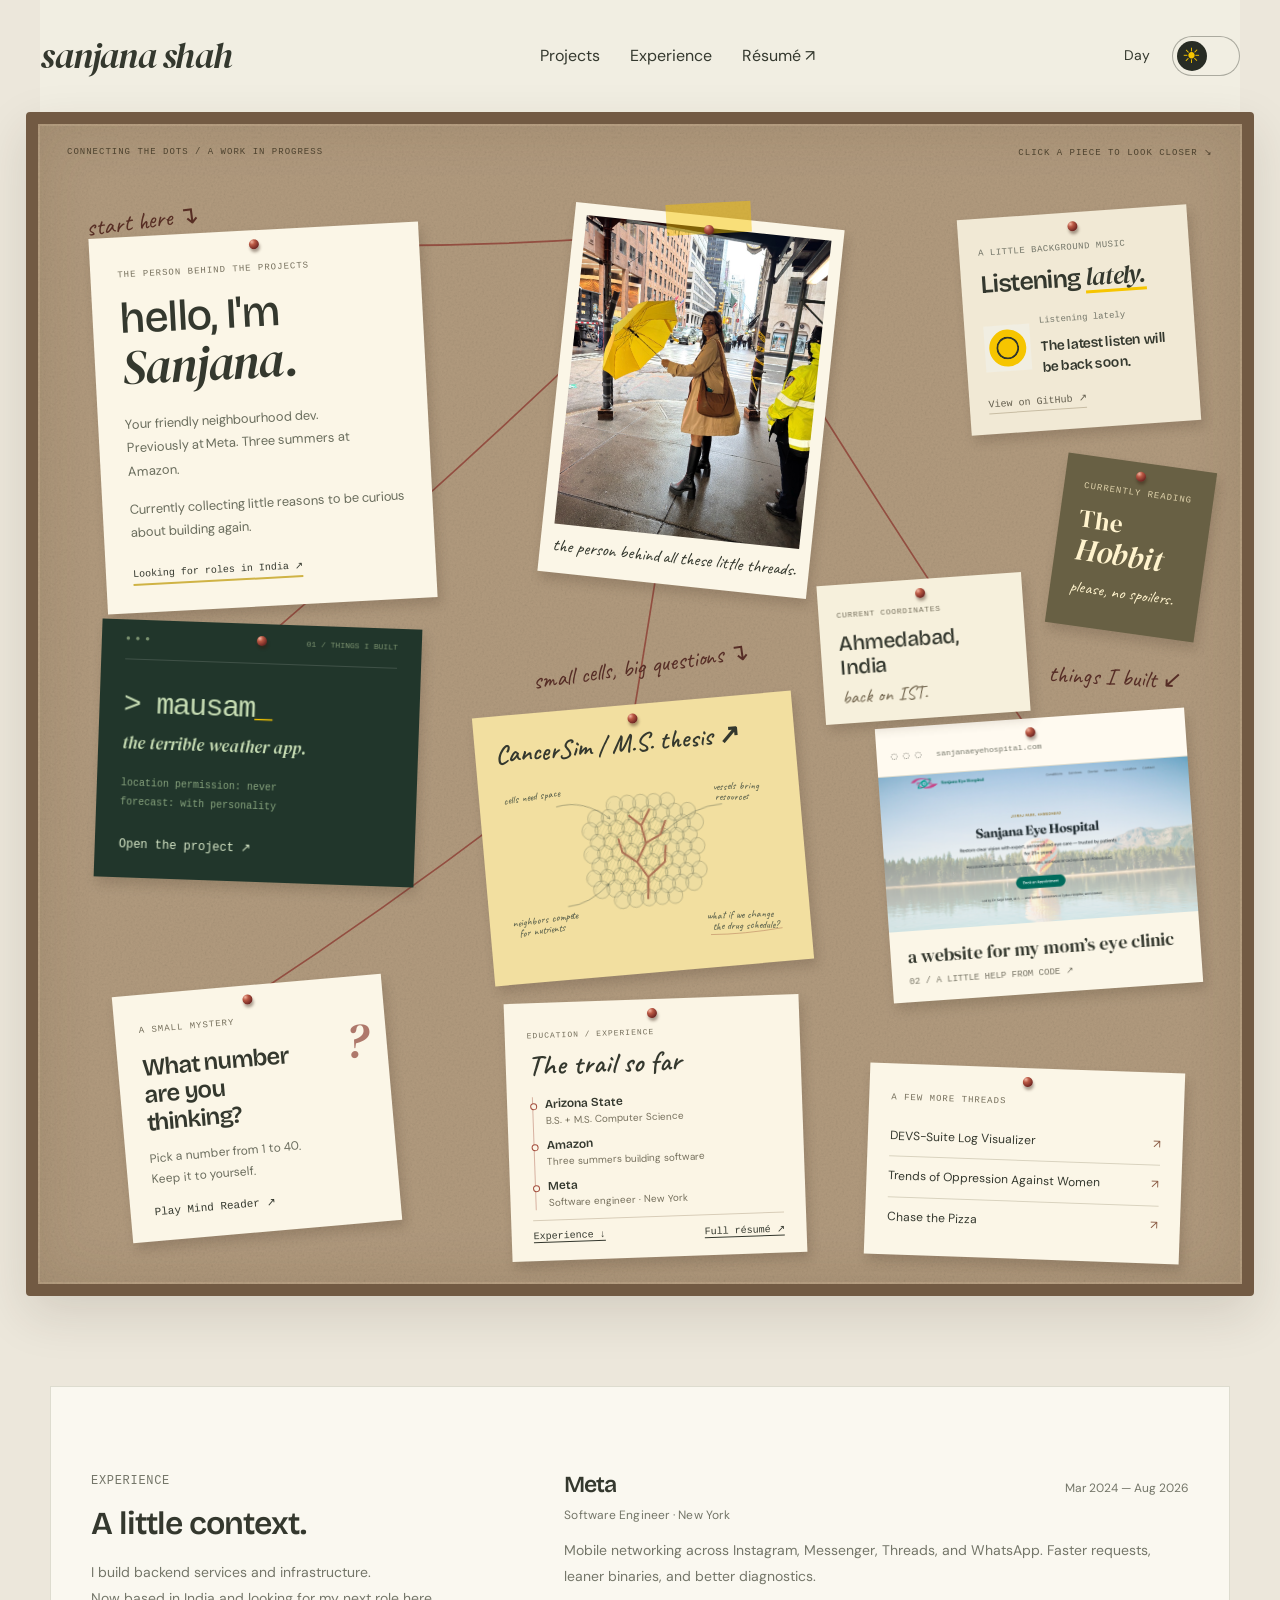
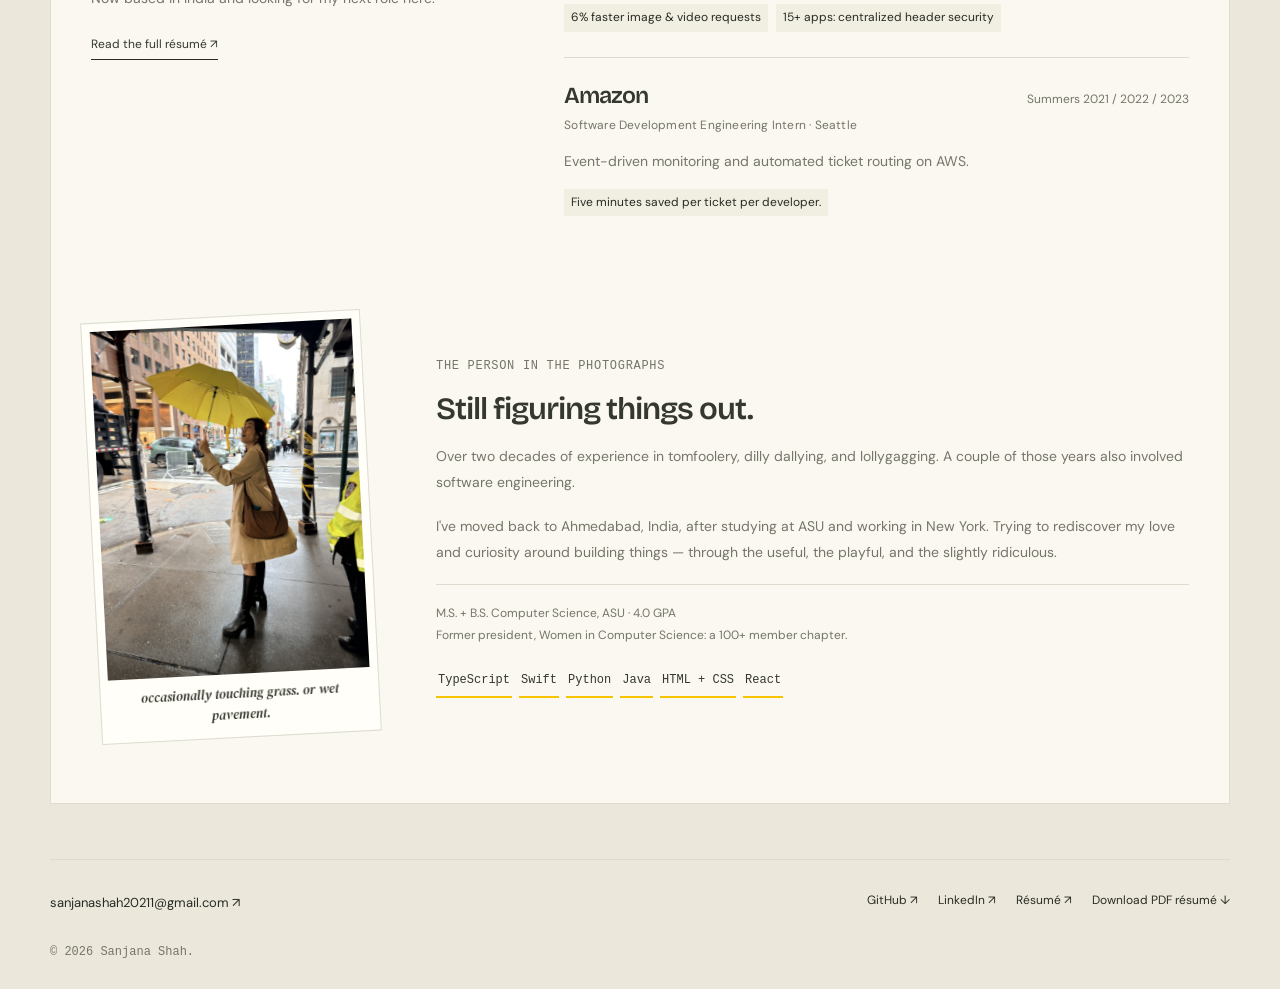
<file: index.html>
<!doctype html>
<html lang="en" data-theme="day">
  <head>
    <meta charset="utf-8" />
    <meta name="viewport" content="width=device-width,initial-scale=1" />
    <meta
      name="description"
      content="Sanjana Shah -- your friendly neighbourhood dev. Backend and infrastructure engineer, previously Meta and Amazon. Now back in India and seeking backend and infrastructure engineering roles in India. Public projects, research, and experiments."
    />
    <title>Sanjana Shah | Connecting the dots</title>
    <link rel="stylesheet" href="assets/portfolio/fonts.css" />
    <link rel="stylesheet" href="assets/portfolio/site.css" />
    <script src="assets/portfolio/theme.js"></script>
    <script src="assets/portfolio/projects.js" defer></script>
    <link rel="stylesheet" href="assets/portfolio/cancer.css" />
    <script src="assets/portfolio/cancer-timelapse.js" defer></script>
    <script src="assets/portfolio/cancer.js" defer></script>
    <link rel="stylesheet" href="assets/portfolio/mind-reader.css" />
    <script src="assets/portfolio/mind-reader.js" defer></script>
    <script src="assets/portfolio/site.js" defer></script>
    <link
      rel="icon"
      href="data:image/svg+xml,%3Csvg xmlns='http://www.w3.org/2000/svg' viewBox='0 0 64 64'%3E%3Crect width='64' height='64' rx='32' fill='%23f6c500'/%3E%3Ctext x='15' y='46' font-size='42'%3E☂%3C/text%3E%3C/svg%3E"
    />
    <link rel="stylesheet" href="assets/portfolio/music.css" />
    <script src="assets/portfolio/music.js" defer></script>
    <link rel="stylesheet" href="assets/portfolio/desk-motion.css" />
    <script src="assets/portfolio/desk-motion.js" defer></script>
    <link rel="stylesheet" href="assets/portfolio/detective-board.css" />
    <script src="assets/portfolio/detective-board.js" defer></script>
    <link rel="canonical" href="https://sanjana-shah.github.io/" />
    <meta name="theme-color" content="#f6c500" />
  </head>
  <body class="desk-page detective-board">
    <a class="skip" href="#main">Skip to content</a>
    <header class="masthead contain">
      <a class="brand" href="./" data-mode-link>sanjana shah</a>
      <nav aria-label="Page navigation">
        <a href="#projects">Projects</a><a href="#experience">Experience</a
        ><a href="resume.html" data-resume-link>Résumé ↗</a>
      </nav>
      <div class="theme-switcher">
        <span data-mode-label aria-hidden="true">Day</span
        ><button
          class="theme-toggle"
          type="button"
          role="switch"
          aria-checked="false"
          aria-label="Night mode"
          data-theme-toggle
        >
          <span class="theme-thumb"
            ><span class="sun-icon" aria-hidden="true">☀</span
            ><span class="moon-icon" aria-hidden="true">☾</span></span
          >
        </button>
      </div>
    </header>
    <main id="main">
      <section
        class="board-shell"
        id="projects"
        aria-label="A detective board connecting Sanjana’s projects and interests"
      >
        <div class="board-surface">
          <div class="board-topline">
            <span>CONNECTING THE DOTS / A WORK IN PROGRESS</span
            ><span>CLICK A PIECE TO LOOK CLOSER ↘</span>
          </div>
          <svg class="board-threads" aria-hidden="true"></svg>
          <article class="board-piece board-profile" data-board="profile">
            <span class="board-pin"></span
            ><span class="start-note">start here ↴</span
            ><span class="board-kicker">THE PERSON BEHIND THE PROJECTS</span>
            <h1 id="desk-title">hello, I'm<br /><em>Sanjana.</em></h1>
            <p>
              Your friendly neighbourhood dev.<br />Previously at Meta. Three
              summers at Amazon.
            </p>
            <p>
              Currently collecting little reasons to be curious about building
              again.
            </p>
            <a href="mailto:sanjanashah20211@gmail.com"
              >Looking for roles in India ↗</a
            >
          </article>
          <figure class="board-piece board-photo" data-board="photo">
            <span class="board-pin"></span
            ><img
              src="assets/portfolio/yellow-umbrella.png"
              width="768"
              height="1024"
              alt="Sanjana with her yellow umbrella"
            />
            <figcaption>the person behind all these little threads.</figcaption>
          </figure>
          <aside
            class="board-piece board-location"
            aria-label="Current location"
          >
            <span class="board-pin"></span
            ><span class="board-kicker">CURRENT COORDINATES</span>
            <h3>Ahmedabad,<br />India</h3>
            <p>back on IST.</p>
          </aside>
          <article
            class="board-piece board-music music-card"
            data-board="music"
            aria-labelledby="music-title"
          >
            <span class="board-pin"></span>
            <p class="music-eyebrow">A LITTLE BACKGROUND MUSIC</p>
            <h2 id="music-title">Listening <em>lately.</em></h2>
            <div
              class="music-record"
              data-music-state="loading"
              role="status"
              aria-live="polite"
              aria-atomic="true"
            >
              <div class="music-artwork" aria-hidden="true">
                <span class="record-placeholder"></span>
                <img
                  data-track-image
                  alt=""
                  width="88"
                  height="88"
                  loading="lazy"
                  referrerpolicy="no-referrer"
                  hidden
                />
              </div>
              <div class="music-copy">
                <p class="music-status" data-track-status>Tuning in…</p>
                <h3 class="music-track" data-track-name hidden></h3>
                <p class="music-artist" data-track-artist hidden></p>
                <p class="music-album" data-track-album hidden></p>
              </div>
            </div>
            <a
              class="music-link"
              data-track-link
              target="_blank"
              rel="noopener noreferrer"
              hidden
              >Open track <span aria-hidden="true">↗</span></a
            >
            <noscript
              ><p class="music-fallback">
                Enable JavaScript to see the latest listen.
              </p></noscript
            >
            <a
              class="board-source-link"
              href="https://github.com/sanjana-shah/spotify-now-playing"
              target="_blank"
              rel="noopener noreferrer"
              >View on GitHub <span aria-hidden="true">↗</span></a
            >
          </article>
          <aside class="board-piece board-book">
            <span class="board-pin"></span
            ><span class="board-kicker">CURRENTLY READING</span
            ><strong>The<br /><em>Hobbit</em></strong>
            <p>please, no spoilers.</p>
          </aside>
          <button
            class="board-piece board-terminal"
            type="button"
            data-project="mausam"
            data-board="mausam"
          >
            <span class="board-pin"></span
            ><span class="terminal-top"
              >● ● ● <span>01 / THINGS I BUILT</span></span
            ><strong>&gt; mausam<span class="cursor">_</span></strong>
            <p>the terrible weather app.</p>
            <span class="terminal-output"
              >location permission: never<br />forecast: with personality</span
            ><span class="desk-open">Open the project ↗</span>
          </button>
          <button
            class="board-piece board-clinic"
            type="button"
            data-project="hospital"
            data-board="hospital"
          >
            <span class="board-pin"></span
            ><span class="browser-top"
              >◌ ◌ ◌ <span>sanjanaeyehospital.com</span></span
            ><img
              src="assets/portfolio/sanjana-eye-hospital.png"
              width="1440"
              height="1000"
              alt="Sanjana Eye Hospital website preview"
            /><span class="clinic-title"
              >a website for my mom’s eye clinic<small
                >02 / A LITTLE HELP FROM CODE ↗</small
              ></span
            >
          </button>
          <button
            class="board-piece board-cancer"
            type="button"
            data-project="cancer"
            data-board="cancer"
            aria-label="CancerSim thesis — open animation and details"
          >
            <span class="board-pin"></span
            ><span class="board-cancer-title">CancerSim / M.S. thesis ↗</span
            ><img
              src="assets/portfolio/cancer-sketch.svg"
              width="470"
              height="300"
              alt="Handwritten research sketch of cancer cells and branching vessels"
            />
          </button>
          <button
            class="board-piece board-reader"
            type="button"
            data-project="mindreader"
            data-board="mindreader"
          >
            <span class="board-pin"></span
            ><span class="board-kicker">A SMALL MYSTERY</span>
            <h3>What number<br />are you thinking?</h3>
            <p>Pick a number from 1 to 40.<br />Keep it to yourself.</p>
            <span class="play">Play Mind Reader ↗</span>
          </button>
          <article
            class="board-piece board-trail"
            aria-labelledby="board-trail-title"
          >
            <span class="board-pin"></span
            ><span class="board-kicker">EDUCATION / EXPERIENCE</span>
            <h3 id="board-trail-title">The trail so far</h3>
            <ol class="trail-stops">
              <li>
                <strong>Arizona State</strong
                ><span>B.S. + M.S. Computer Science</span>
              </li>
              <li>
                <strong>Amazon</strong
                ><span>Three summers building software</span>
              </li>
              <li>
                <strong>Meta</strong><span>Software engineer · New York</span>
              </li>
            </ol>
            <div class="trail-links">
              <a href="#experience">Experience ↓</a
              ><a
                href="resume.html"
                target="_blank"
                rel="noopener noreferrer"
                data-resume-link
                >Full résumé ↗</a
              >
            </div>
          </article>
          <aside class="board-piece board-more" data-board="more">
            <span class="board-pin"></span
            ><span class="board-kicker">A FEW MORE THREADS</span
            ><button type="button" data-project="devs">
              DEVS-Suite Log Visualizer <span>↗</span></button
            ><button type="button" data-project="women">
              Trends of Oppression Against Women <span>↗</span></button
            ><button type="button" data-project="pizza">
              Chase the Pizza <span>↗</span>
            </button>
          </aside>
          <span class="board-annotation annotation-research"
            >small cells, big questions ↴</span
          ><span class="board-annotation annotation-build"
            >things I built ↙</span
          >
        </div>
      </section>
      <div class="desk-lower contain">
        <section
          class="career-section"
          id="experience"
          aria-labelledby="career-title"
        >
          <div class="career-title">
            <p class="label">EXPERIENCE</p>
            <h2 id="career-title">A little context.</h2>
            <p>
              I build backend services and infrastructure.<br />Now based in
              India and looking for my next role here.
            </p>
            <a class="underlink" href="resume.html" data-resume-link
              >Read the full résumé ↗</a
            >
          </div>
          <div class="career-rows">
            <article>
              <div>
                <h3>Meta</h3>
                <span>Mar 2024 — Aug 2026</span>
              </div>
              <p>Software Engineer · New York</p>
              <p>
                Mobile networking across Instagram, Messenger, Threads, and
                WhatsApp. Faster requests, leaner binaries, and better
                diagnostics.
              </p>
              <div class="result-tags">
                <span>6% faster image & video requests</span
                ><span>15+ apps: centralized header security</span>
              </div>
            </article>
            <article>
              <div>
                <h3>Amazon</h3>
                <span>Summers 2021 / 2022 / 2023</span>
              </div>
              <p>Software Development Engineering Intern · Seattle</p>
              <p>
                Event-driven monitoring and automated ticket routing on AWS.
              </p>
              <div class="result-tags">
                <span>Five minutes saved per ticket per developer.</span>
              </div>
            </article>
          </div>
        </section>
        <section class="human-section" id="about">
          <div class="human-photos">
            <figure>
              <img
                src="assets/portfolio/umbrella-sidequest.png"
                width="1536"
                height="2048"
                alt="Sanjana looking up at her yellow umbrella on a rainy city street"
                loading="lazy"
              />
              <figcaption>
                occasionally touching grass. or wet pavement.
              </figcaption>
            </figure>
          </div>
          <div>
            <p class="label">THE PERSON IN THE PHOTOGRAPHS</p>
            <h2>Still figuring things out.</h2>
            <p>
              Over two decades of experience in tomfoolery, dilly dallying, and
              lollygagging. A couple of those years also involved software
              engineering.
            </p>
            <p>
              I've moved back to Ahmedabad, India, after studying at ASU and
              working in New York. Trying to rediscover my love and curiosity
              around building things — through the useful, the playful, and the
              slightly ridiculous.
            </p>
            <p class="education-note">
              M.S. + B.S. Computer Science, ASU · 4.0 GPA<br />Former president,
              Women in Computer Science: a 100+ member chapter.
            </p>
            <div class="tool-chips">
              <span>TypeScript</span><span>Swift</span><span>Python</span
              ><span>Java</span><span>HTML + CSS</span><span>React</span>
            </div>
          </div>
        </section>
      </div>
    </main>
    <footer class="end-footer contain">
      <div>
        <a href="mailto:sanjanashah20211@gmail.com"
          >sanjanashah20211@gmail.com ↗</a
        >
      </div>
      <div class="footer-links">
        <a href="https://github.com/sanjana-shah" target="_blank" rel="noopener"
          >GitHub ↗</a
        ><a
          href="https://www.linkedin.com/in/iamsanjanashah/"
          target="_blank"
          rel="noopener"
          >LinkedIn ↗</a
        ><a href="resume.html" data-resume-link>Résumé ↗</a
        ><a href="Sanjana_Shah_Resume.pdf" download="Sanjana_Shah_Resume.pdf"
          >Download PDF résumé ↓</a
        >
      </div>
      <span class="footer-small">© <span data-year></span> Sanjana Shah.</span>
    </footer>
    <template id="cancer-animation-template"
      ><div class="cancer-project" data-cancer-animation>
        <div class="cancer-modes" role="group" aria-label="Animation mode">
          <button type="button" data-mode="structure" aria-pressed="true">
            3D structure</button
          ><button type="button" data-mode="timelapse" aria-pressed="false">
            Cell time-lapse
          </button>
        </div>
        <div class="stage">
          <canvas
            aria-label="Interactive artistic 3D view of spherical cells in a face-centered cubic lattice surrounding branching blood vessels. This is an illustration inspired by the thesis model. Drag to rotate; use Cutaway to reveal the interior."
            role="img"
          ></canvas>
          <div class="overlay">
            <div>
              <div class="mono">CancerSim / Spatial ecology</div>
              <div class="stage-title">Living architecture.</div>
            </div>
            <div class="stage-foot">
              <div>
                <div class="legend">
                  <span><i class="dot"></i>Tissue</span
                  ><span><i class="dot green"></i>Cancer cells</span
                  ><span><i class="dot red"></i>Vasculature</span>
                </div>
                <div class="hint">DRAG TO EXPLORE · SCROLL TO ZOOM</div>
              </div>
              <div class="right">
                <div class="index" data-phase>01</div>
                <div class="mono" data-caption>Whole tissue</div>
              </div>
            </div>
          </div>
          <div class="controls">
            <button type="button" data-cut aria-pressed="false">Cutaway</button
            ><button type="button" data-pause aria-pressed="false">
              Pause
            </button>
          </div>
          <div class="motion-line"></div>
        </div>
        <div class="cancer-timeline" hidden>
          <div class="timeline-header">
            <span data-treatment>1 / Drug off · growth</span
            ><button type="button" data-restart>Restart ↺</button>
          </div>
          <label class="timeline-slider"
            >Illustrative step <output data-step>0 / 71</output
            ><input
              type="range"
              min="0"
              max="71"
              value="0"
              step="1"
              data-scrubber
              aria-label="Illustrative time step"
          /></label>
          <div class="timeline-populations">
            <span>Sensitive <strong data-sensitive></strong></span
            ><span>Resistant <strong data-resistant></strong></span
            ><span data-events></span>
          </div>
          <div class="population-chart">
            <div class="population-chart-heading">
              <span>Tumor-cell count</span><span><i></i> Drug on</span>
            </div>
            <svg
              viewBox="0 0 400 104"
              role="img"
              data-population-chart
              aria-label="Tumor-cell count over illustrative time"
            ></svg
            ><span class="population-chart-axis">Illustrative time →</span>
          </div>
          <p class="timeline-explanation" data-explanation></p>
        </div>
      </div>
      <p class="cancer-illustration-note">
        Illustrative model, not CancerSim output. Time-lapse parameters and
        steps are uncalibrated; vessels are held fixed. Drag to explore the
        structure.
      </p></template
    >
    <dialog aria-labelledby="project-dialog-title" id="project-dialog">
      <button class="close-dialog" aria-label="Close project">Close ×</button>
      <div data-dialog-content></div>
    </dialog>
  </body>
</html>
</file>
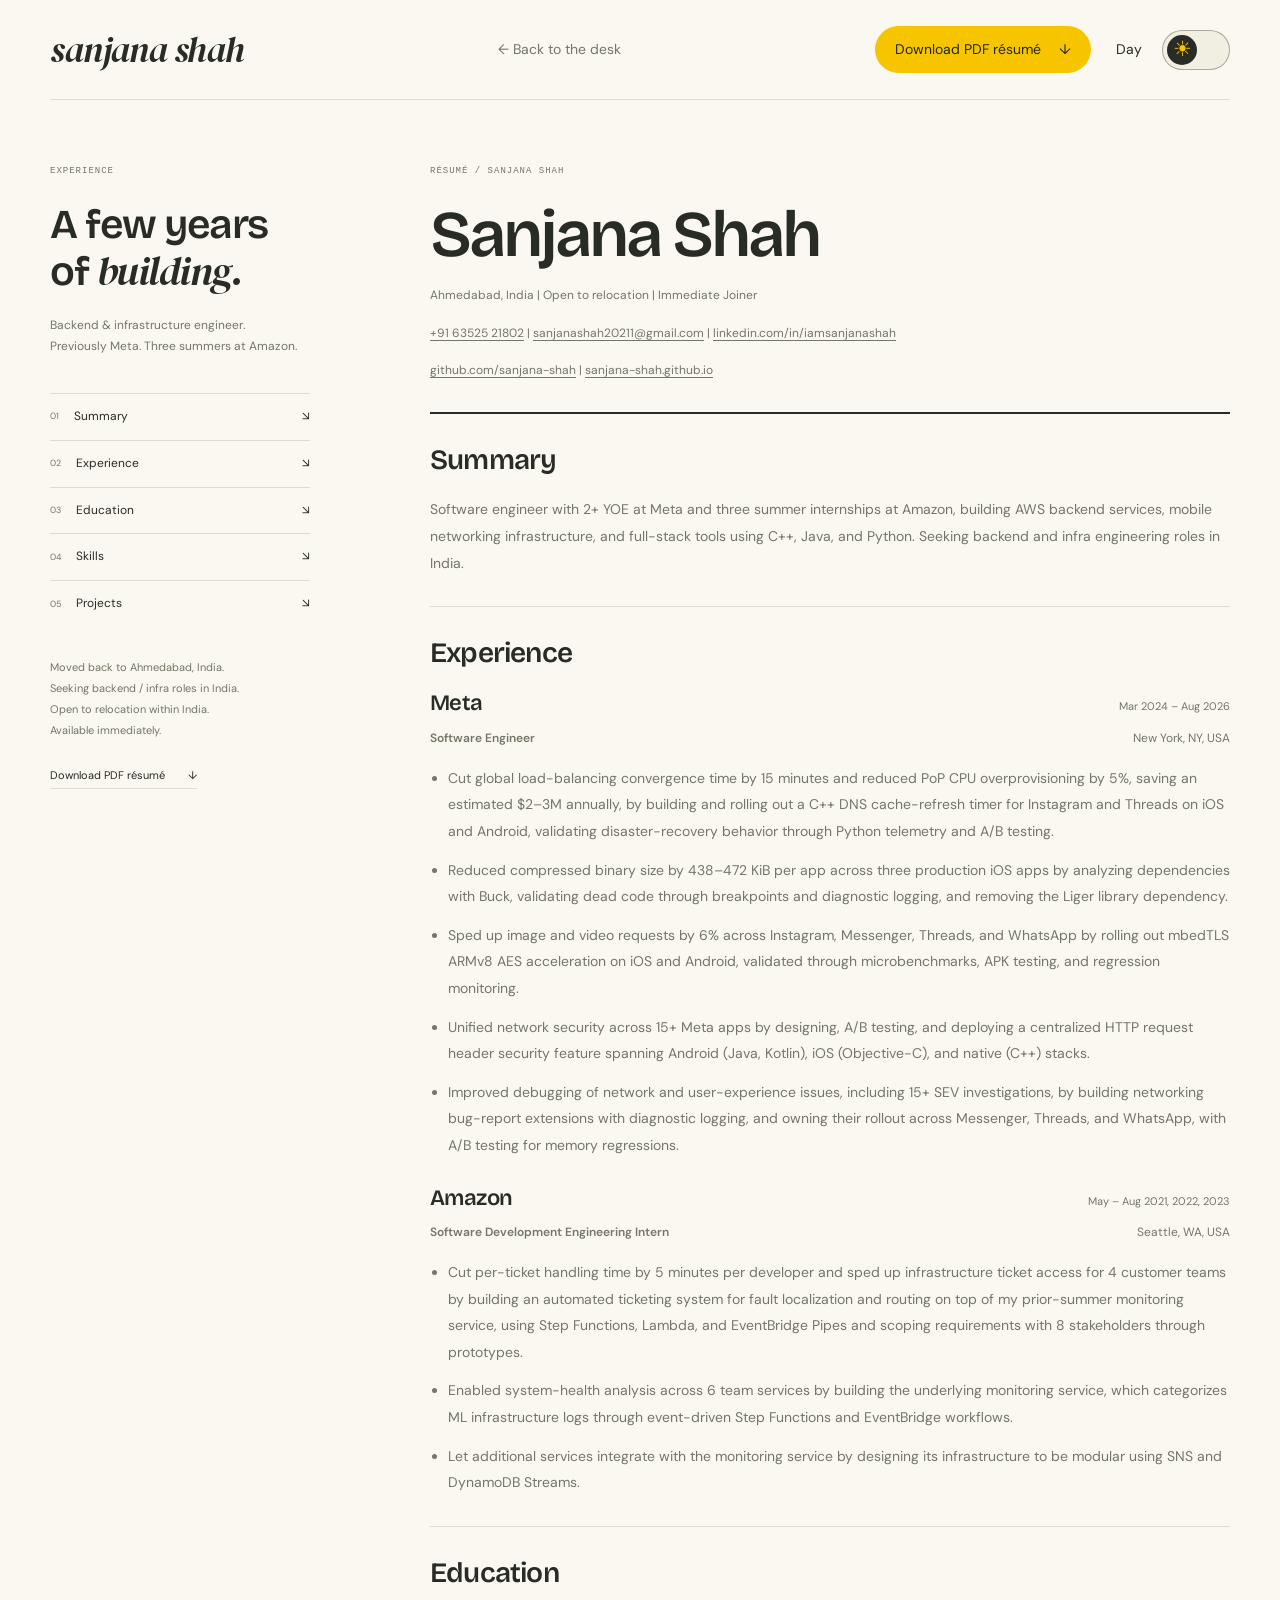
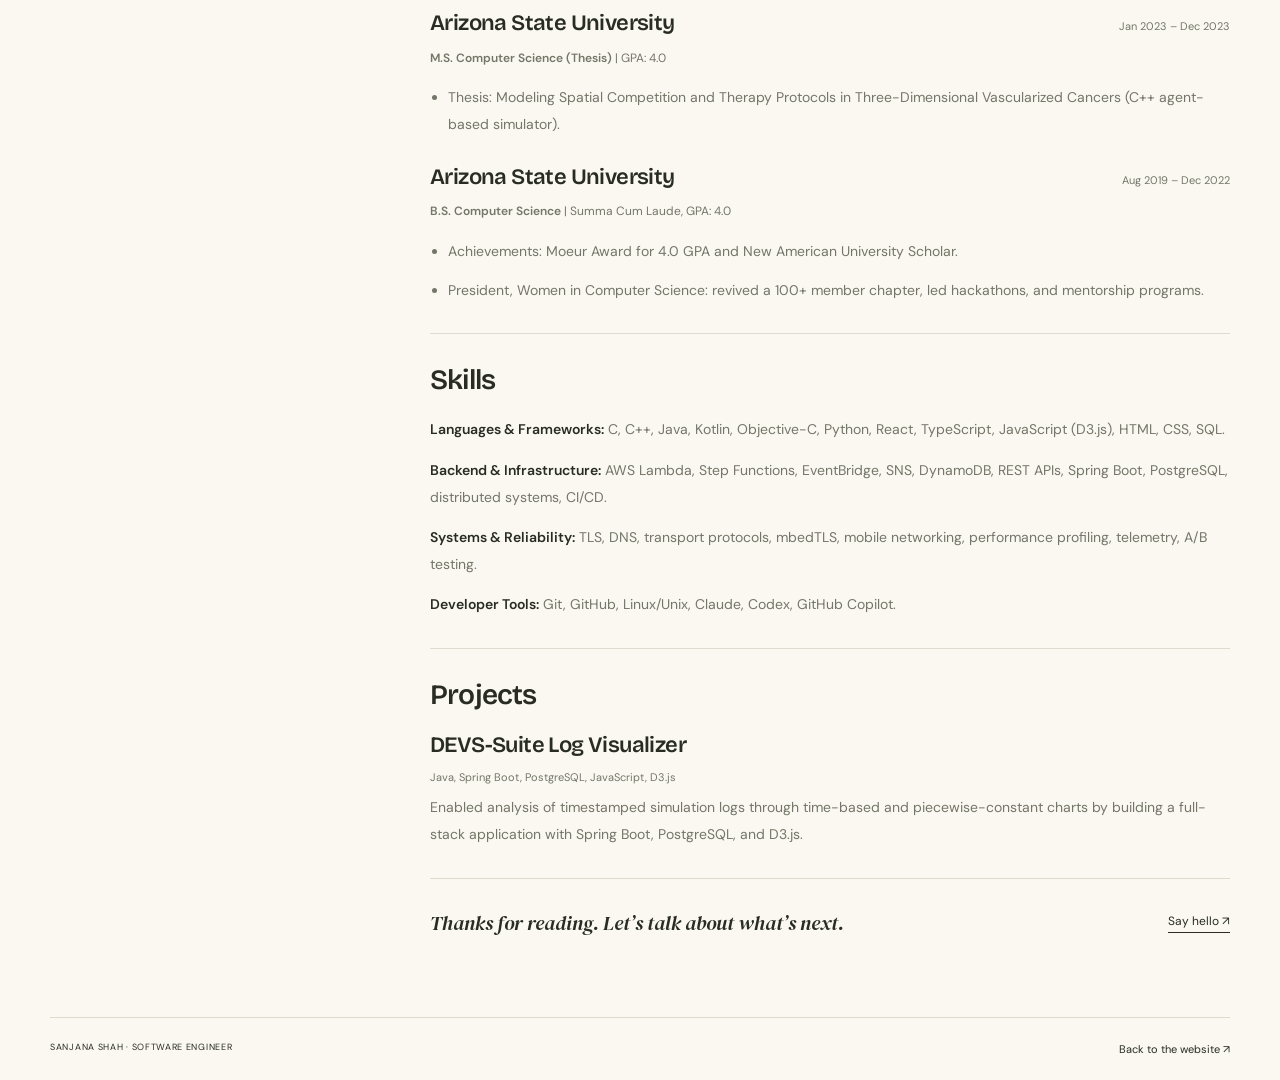
<file: resume.html>
<!doctype html>
<html lang="en" data-theme="day">
  <head>
    <meta charset="utf-8" />
    <meta name="viewport" content="width=device-width,initial-scale=1" />
    <meta
      name="description"
      content="Sanjana Shah’s résumé: Meta, Amazon, backend and infrastructure engineering. Read online or download the PDF résumé."
    />
    <title>Résumé — Sanjana Shah</title>
    <link rel="stylesheet" href="assets/portfolio/fonts.css" />
    <link rel="stylesheet" href="assets/portfolio/site.css" />
    <link rel="stylesheet" href="assets/portfolio/resume.css" />
    <script src="assets/portfolio/theme.js"></script>
    <link
      rel="icon"
      href="data:image/svg+xml,%3Csvg xmlns='http://www.w3.org/2000/svg' viewBox='0 0 64 64'%3E%3Crect width='64' height='64' rx='32' fill='%23f6c500'/%3E%3Ctext x='15' y='46' font-size='42'%3E☂%3C/text%3E%3C/svg%3E"
    />
    <link rel="canonical" href="https://sanjana-shah.github.io/resume.html" />
    <meta name="theme-color" content="#f6c500" />
  </head>
  <body class="resume-page">
    <a class="skip" href="#resume-main">Skip to résumé</a>
    <header class="resume-nav wrap">
      <a class="wordmark" href="./" data-back-home>sanjana shah</a
      ><a class="back-link" href="./#experience" data-back-home
        >← Back to the desk</a
      >
      <div class="resume-actions">
        <a
          class="resume-download"
          href="Sanjana_Shah_Resume.pdf"
          download="Sanjana_Shah_Resume.pdf"
          >Download PDF résumé<span aria-hidden="true">↓</span></a
        >
        <div class="theme-switcher">
          <span class="mode-label" data-mode-label aria-hidden="true">Day</span
          ><button
            class="theme-toggle"
            type="button"
            role="switch"
            aria-checked="false"
            aria-label="Night mode"
            data-theme-toggle
          >
            <span class="theme-thumb"
              ><span class="sun-icon" aria-hidden="true">☀</span
              ><span class="moon-icon" aria-hidden="true">☾</span></span
            >
          </button>
        </div>
      </div>
    </header>
    <main class="resume-layout wrap" id="resume-main">
      <aside class="resume-sidebar">
        <p class="eyebrow">EXPERIENCE</p>
        <h2>A few years<br />of <em>building.</em></h2>
        <p>
          Backend &amp; infrastructure engineer.<br />Previously Meta. Three
          summers at Amazon.
        </p>
        <nav aria-label="Résumé sections">
          <a href="#summary"
            ><span>01</span>Summary<span aria-hidden="true">↘</span></a
          ><a href="#experience"
            ><span>02</span>Experience<span aria-hidden="true">↘</span></a
          ><a href="#education"
            ><span>03</span>Education<span aria-hidden="true">↘</span></a
          ><a href="#skills"
            ><span>04</span>Skills<span aria-hidden="true">↘</span></a
          ><a href="#projects"
            ><span>05</span>Projects<span aria-hidden="true">↘</span></a
          >
        </nav>
        <div class="resume-availability">
          <p>
            Moved back to Ahmedabad, India.<br />Seeking backend / infra roles
            in India.<br />Open to relocation within India.<br />Available
            immediately.
          </p>
        </div>
        <a
          class="sidebar-download"
          href="Sanjana_Shah_Resume.pdf"
          download="Sanjana_Shah_Resume.pdf"
          >Download PDF résumé <span aria-hidden="true">↓</span></a
        >
      </aside>
      <article class="resume-document">
        <header class="resume-heading">
          <p class="eyebrow">RÉSUMÉ / SANJANA SHAH</p>
          <h1>Sanjana Shah</h1>
          <p class="contact">
            Ahmedabad, India | Open to relocation | Immediate Joiner
          </p>
          <p class="contact">
            <a href="tel:+916352521802">+91 63525 21802</a> |
            <a href="mailto:sanjanashah20211@gmail.com"
              >sanjanashah20211@gmail.com</a
            >
            |
            <a href="https://linkedin.com/in/iamsanjanashah"
              >linkedin.com/in/iamsanjanashah</a
            >
          </p>
          <p class="contact">
            <a href="https://github.com/sanjana-shah"
              >github.com/sanjana-shah</a
            >
            |
            <a href="https://sanjana-shah.github.io/">sanjana-shah.github.io</a>
          </p>
        </header>
        <section
          class="resume-section"
          id="summary"
          aria-labelledby="summary-title"
        >
          <h2 id="summary-title">Summary</h2>
          <p>
            Software engineer with 2+ YOE at Meta and three summer internships
            at Amazon, building AWS backend services, mobile networking
            infrastructure, and full-stack tools using C++, Java, and Python.
            Seeking backend and infra engineering roles in India.
          </p>
        </section>
        <section
          class="resume-section"
          id="experience"
          aria-labelledby="experience-title"
        >
          <h2 id="experience-title">Experience</h2>
          <h3>Meta <span class="dates">Mar 2024 – Aug 2026</span></h3>
          <p class="subline">
            <strong>Software Engineer</strong><span>New York, NY, USA</span>
          </p>
          <ul>
            <li>
              Cut global load-balancing convergence time by 15 minutes and
              reduced PoP CPU overprovisioning by 5%, saving an estimated $2–3M
              annually, by building and rolling out a C++ DNS cache-refresh
              timer for Instagram and Threads on iOS and Android, validating
              disaster-recovery behavior through Python telemetry and A/B
              testing.
            </li>
            <li>
              Reduced compressed binary size by 438–472 KiB per app across three
              production iOS apps by analyzing dependencies with Buck,
              validating dead code through breakpoints and diagnostic logging,
              and removing the Liger library dependency.
            </li>
            <li>
              Sped up image and video requests by 6% across Instagram,
              Messenger, Threads, and WhatsApp by rolling out mbedTLS ARMv8 AES
              acceleration on iOS and Android, validated through
              microbenchmarks, APK testing, and regression monitoring.
            </li>
            <li>
              Unified network security across 15+ Meta apps by designing, A/B
              testing, and deploying a centralized HTTP request header security
              feature spanning Android (Java, Kotlin), iOS (Objective-C), and
              native (C++) stacks.
            </li>
            <li>
              Improved debugging of network and user-experience issues,
              including 15+ SEV investigations, by building networking
              bug-report extensions with diagnostic logging, and owning their
              rollout across Messenger, Threads, and WhatsApp, with A/B testing
              for memory regressions.
            </li>
          </ul>
          <h3>Amazon <span class="dates">May – Aug 2021, 2022, 2023</span></h3>
          <p class="subline">
            <strong>Software Development Engineering Intern</strong
            ><span>Seattle, WA, USA</span>
          </p>
          <ul>
            <li>
              Cut per-ticket handling time by 5 minutes per developer and sped
              up infrastructure ticket access for 4 customer teams by building
              an automated ticketing system for fault localization and routing
              on top of my prior-summer monitoring service, using Step
              Functions, Lambda, and EventBridge Pipes and scoping requirements
              with 8 stakeholders through prototypes.
            </li>
            <li>
              Enabled system-health analysis across 6 team services by building
              the underlying monitoring service, which categorizes ML
              infrastructure logs through event-driven Step Functions and
              EventBridge workflows.
            </li>
            <li>
              Let additional services integrate with the monitoring service by
              designing its infrastructure to be modular using SNS and DynamoDB
              Streams.
            </li>
          </ul>
        </section>
        <section
          class="resume-section"
          id="education"
          aria-labelledby="education-title"
        >
          <h2 id="education-title">Education</h2>
          <div class="education-entry">
            <h3>
              Arizona State University
              <span class="dates">Jan 2023 – Dec 2023</span>
            </h3>
            <p><strong>M.S. Computer Science (Thesis)</strong> | GPA: 4.0</p>
            <ul>
              <li>
                Thesis: Modeling Spatial Competition and Therapy Protocols in
                Three-Dimensional Vascularized Cancers (C++ agent-based
                simulator).
              </li>
            </ul>
          </div>
          <div class="education-entry">
            <h3>
              Arizona State University
              <span class="dates">Aug 2019 – Dec 2022</span>
            </h3>
            <p>
              <strong>B.S. Computer Science</strong> | Summa Cum Laude, GPA: 4.0
            </p>
            <ul>
              <li>
                Achievements: Moeur Award for 4.0 GPA and New American
                University Scholar.
              </li>
              <li>
                President, Women in Computer Science: revived a 100+ member
                chapter, led hackathons, and mentorship programs.
              </li>
            </ul>
          </div>
        </section>
        <section
          class="resume-section"
          id="skills"
          aria-labelledby="skills-title"
        >
          <h2 id="skills-title">Skills</h2>
          <p class="skill">
            <strong>Languages &amp; Frameworks:</strong> C, C++, Java, Kotlin,
            Objective-C, Python, React, TypeScript, JavaScript (D3.js), HTML,
            CSS, SQL.
          </p>
          <p class="skill">
            <strong>Backend &amp; Infrastructure:</strong> AWS Lambda, Step
            Functions, EventBridge, SNS, DynamoDB, REST APIs, Spring Boot,
            PostgreSQL, distributed systems, CI/CD.
          </p>
          <p class="skill">
            <strong>Systems &amp; Reliability:</strong> TLS, DNS, transport
            protocols, mbedTLS, mobile networking, performance profiling,
            telemetry, A/B testing.
          </p>
          <p class="skill">
            <strong>Developer Tools:</strong> Git, GitHub, Linux/Unix, Claude,
            Codex, GitHub Copilot.
          </p>
        </section>
        <section
          class="resume-section"
          id="projects"
          aria-labelledby="projects-title"
        >
          <h2 id="projects-title">Projects</h2>
          <h3>
            DEVS-Suite Log Visualizer
            <span class="dates"
              >Java, Spring Boot, PostgreSQL, JavaScript, D3.js</span
            >
          </h3>
          <p>
            Enabled analysis of timestamped simulation logs through time-based
            and piecewise-constant charts by building a full-stack application
            with Spring Boot, PostgreSQL, and D3.js.
          </p>
        </section>
        <div class="resume-end">
          <p>Thanks for reading. Let’s talk about what’s next.</p>
          <a href="mailto:sanjanashah20211@gmail.com">Say hello ↗</a>
        </div>
      </article>
    </main>
    <footer class="resume-footer wrap">
      <span>SANJANA SHAH · SOFTWARE ENGINEER</span
      ><a href="./" data-back-home>Back to the website ↗</a>
    </footer>
  </body>
</html>
</file>
<file: assets/portfolio/fonts.css>
@font-face {
  font-family: "Bricolage Grotesque";
  font-style: normal;
  font-weight: 500;
  font-stretch: normal;
  font-display: swap;
  src: url(font-1.ttf) format("truetype");
}
@font-face {
  font-family: "Bricolage Grotesque";
  font-style: normal;
  font-weight: 600;
  font-stretch: normal;
  font-display: swap;
  src: url(font-2.ttf) format("truetype");
}
@font-face {
  font-family: "Bricolage Grotesque";
  font-style: normal;
  font-weight: 700;
  font-stretch: normal;
  font-display: swap;
  src: url(font-3.ttf) format("truetype");
}
@font-face {
  font-family: "DM Sans";
  font-style: normal;
  font-weight: 400;
  font-display: swap;
  src: url(font-5.ttf) format("truetype");
}
@font-face {
  font-family: "DM Sans";
  font-style: normal;
  font-weight: 500;
  font-display: swap;
  src: url(font-6.ttf) format("truetype");
}
@font-face {
  font-family: "DM Sans";
  font-style: normal;
  font-weight: 600;
  font-display: swap;
  src: url(font-7.ttf) format("truetype");
}
@font-face {
  font-family: "DM Serif Display";
  font-style: italic;
  font-weight: 400;
  font-display: swap;
  src: url(font-9.ttf) format("truetype");
}
@font-face {
  font-family: "DM Serif Display";
  font-style: normal;
  font-weight: 400;
  font-display: swap;
  src: url(font-10.ttf) format("truetype");
}
</file>
<file: assets/portfolio/site.css>
:root {
  --yellow: #f6c500;
  --paper: #faf8f0;
  --ink: #282c24;
  --muted: #747669;
  --line: #dddccf;
  --surface: #f1eee2;
  --card: #fffef8;
  --serif: "DM Serif Display", Georgia, serif;
  --display: "Bricolage Grotesque", sans-serif;
  --body: "DM Sans", sans-serif;
  --mono: ui-monospace, SFMono-Regular, Consolas, monospace;
}

[data-theme="night"] {
  --paper: #20251f;
  --ink: #f2f0e3;
  --muted: #b1b6a6;
  --line: #454d40;
  --surface: #2b3228;
  --card: #30372c;
}

* {
  box-sizing: border-box;
}

html {
  scroll-behavior: smooth;
  scroll-padding-top: 90px;
}

body {
  margin: 0px;
  background: var(--paper);
  color: var(--ink);
  font: 15px/1.65 var(--body);
}

a {
  color: inherit;
  text-decoration: none;
}

button {
  font: inherit;
  color: inherit;
  cursor: pointer;
  border: 0px;
}

a,
button {
  -webkit-tap-highlight-color: transparent;
}

button:focus-visible,
a:focus-visible,
summary:focus-visible {
  outline: rgb(87, 131, 186) solid 3px;
  outline-offset: 5px;
}

figure,
h1,
h2,
h3,
p,
dl {
  margin: 0px;
}

h1,
h2,
h3 {
  font-family: var(--display);
  font-weight: 600;
  line-height: 1.15;
  letter-spacing: -1px;
}

em {
  font-family: var(--serif);
  font-weight: 400;
}

img {
  display: block;
  max-width: 100%;
}

.contain {
  width: min(1180px, 100% - 100px);
  margin-inline: auto;
}

.label {
  font: 10px/1.5 var(--mono);
  letter-spacing: 1px;
  color: var(--muted);
}

.skip {
  position: fixed;
  left: 15px;
  top: -60px;
  z-index: 99;
  background: var(--yellow);
  color: rgb(37, 37, 31);
  padding: 10px;
}

.skip:focus {
  top: 10px;
}

::selection {
  background: var(--yellow);
  color: rgb(37, 37, 31);
}

.masthead {
  height: 104px;
  display: flex;
  align-items: center;
  justify-content: space-between;
  border-bottom: 1px solid var(--line);
  gap: 25px;
}

.brand {
  font: 600 25px var(--display);
  letter-spacing: -1.2px;
  white-space: nowrap;
}

.brand > span {
  color: var(--ink);
  font-size: 27px;
  margin-left: 9px;
  display: inline-block;
  vertical-align: middle;
}

.masthead > nav {
  display: flex;
  gap: 30px;
  font-size: 12px;
}

.theme-switcher {
  display: flex;
  gap: 10px;
  align-items: center;
  flex-shrink: 0;
}

.theme-switcher > [data-mode-label] {
  font-size: 11px;
  min-width: 28px;
}

.theme-toggle {
  position: relative;
  width: 56px;
  height: 32px;
  border: 1px solid color-mix(in srgb, var(--ink) 35%, transparent);
  border-radius: 30px;
  background: var(--surface);
  padding: 0px;
}

.theme-thumb {
  position: absolute;
  left: 3px;
  top: 3px;
  width: 24px;
  height: 24px;
  border-radius: 50%;
  background: var(--ink);
  color: var(--yellow);
  display: grid;
  place-items: center;
  transition: transform 0.25s;
}

.theme-thumb > span {
  grid-area: 1 / 1;
  font-size: 17px;
  line-height: 1;
}

.moon-icon {
  display: none;
}

[data-theme="night"] .theme-thumb {
  transform: translateX(24px);
  background: var(--yellow);
  color: rgb(37, 37, 31);
}

[data-theme="night"] .sun-icon {
  display: none;
}

[data-theme="night"] .moon-icon {
  display: block;
}

.now-list dt {
  font: 10px var(--mono);
  color: var(--muted);
}

.now-list dd {
  font: 12px/1.8 var(--body);
  margin: 6px 0px 0px;
}

.section-line {
  display: flex;
  align-items: baseline;
  justify-content: space-between;
  gap: 20px;
  margin-bottom: 27px;
}

.section-line h2 {
  font-size: 28px;
  letter-spacing: -1px;
}

.section-line > span {
  font-size: 11px;
  color: var(--muted);
}

.career-section {
  display: grid;
  grid-template-columns: 1fr 1.55fr;
  gap: 70px;
  margin-top: 95px;
  padding-top: 45px;
  border-top: 1px solid var(--line);
}

.career-title h2 {
  font-size: 32px;
  margin-top: 15px;
}

.career-title > p:not(.label) {
  font-size: 12px;
  line-height: 1.9;
  color: var(--muted);
  margin-top: 17px;
}

.underlink {
  display: inline-block;
  font-size: 11px;
  margin-top: 22px;
  border-bottom: 1px solid var(--ink);
  padding-bottom: 4px;
}

.career-rows article {
  padding-bottom: 25px;
}

.career-rows article + article {
  padding-top: 25px;
  border-top: 1px solid var(--line);
}

.career-rows article > div:first-child {
  display: flex;
  align-items: baseline;
  justify-content: space-between;
  gap: 20px;
}

.career-rows h3 {
  font-size: 23px;
}

.career-rows article > div > span {
  font-size: 10px;
  color: var(--muted);
}

.career-rows article > p {
  font-size: 12px;
  color: var(--muted);
  line-height: 1.8;
  margin-top: 12px;
}

.career-rows article > p:first-of-type {
  font-size: 10px;
  letter-spacing: 0.2px;
  margin-top: 5px;
}

.result-tags {
  display: flex;
  gap: 8px;
  flex-wrap: wrap;
  margin-top: 14px;
}

.result-tags > span {
  font-size: 9px;
  padding: 3px 7px;
  background: var(--surface);
  color: var(--ink) !important;
}

.human-section {
  display: grid;
  grid-template-columns: 280px minmax(0px, 1fr);
  align-items: center;
  gap: 65px;
  margin-top: 75px;
  padding-block: 25px;
}

.human-photos figure {
  transform: rotate(-3deg);
  background: var(--card);
  padding: 8px;
  border: 1px solid var(--line);
}

.human-photos img {
  width: 100%;
  height: auto;
}

.human-photos figcaption {
  font: italic 10px/1.5 var(--serif);
  padding: 10px 3px 3px;
  text-align: center;
}

.human-section h2 {
  font-size: 31px;
  margin-top: 15px;
}

.human-section > div > p:not(.label) {
  font-size: 13px;
  line-height: 1.9;
  color: var(--muted);
  margin-top: 18px;
}

.human-section .education-note {
  border-top: 1px solid var(--line);
  padding-top: 17px;
  font-size: 10px !important;
}

.tool-chips {
  display: flex;
  gap: 7px;
  flex-wrap: wrap;
  margin-top: 20px;
}

.tool-chips > span {
  border-bottom: 2px solid var(--yellow);
  font: 10px var(--mono);
  padding: 4px 2px;
}

.end-footer {
  border-top: 1px solid var(--line);
  padding: 30px 0px 25px;
  display: grid;
  grid-template-columns: 1fr auto;
  gap: 22px;
}

.end-footer > div:first-child > a {
  font-size: 13px;
}

.end-footer p {
  font-size: 10px;
  color: var(--muted);
  margin-top: 6px;
}

.footer-links {
  display: flex;
  gap: 20px;
  font-size: 10px;
  align-items: start;
}

.footer-small {
  grid-column: 1 / -1;
  font: 9px var(--mono);
  color: var(--muted);
  margin-top: 5px;
}

.desk-page {
  background-color: var(--surface);
  background-image: radial-gradient(var(--line) 0.7px, transparent 0.7px);
  background-size: 18px 18px;
}

.desk-page .masthead {
  background: var(--surface);
}

.desk-page .brand {
  font-family: var(--serif);
  font-style: italic;
  font-size: 28px;
  font-weight: 400;
}

.desk-page .masthead {
  border-bottom: 0px;
}

.desk-stage {
  height: 845px;
  position: relative;
}

.desk-caption {
  position: absolute;
  left: 0px;
  right: 0px;
  top: 10px;
  display: flex;
  justify-content: space-between;
  font: 9px var(--mono);
  color: var(--muted);
  letter-spacing: 0.6px;
}

.paper {
  background: var(--card);
  border: 1px solid var(--line);
  box-shadow: rgba(0, 0, 0, 0.047) 2px 5px 15px;
}

.intro-paper {
  position: absolute;
  top: 70px;
  left: 0px;
  width: 390px;
  padding: 32px 35px 35px;
  transform: rotate(-2deg);
}

.paper-kicker {
  font: 9px var(--mono);
  letter-spacing: 1.6px;
  color: var(--muted);
}

.intro-paper h1 {
  font-size: 56px;
  line-height: 1.04;
  letter-spacing: -2px;
  margin-top: 20px;
}

.intro-paper h1 em {
  font-size: 63px;
}

.intro-paper p {
  font-size: 12px;
  line-height: 1.9;
  color: var(--muted);
  margin-top: 19px;
}

.intro-paper a {
  display: inline-block;
  font: 10px var(--mono);
  border-bottom: 2px solid var(--yellow);
  margin-top: 24px;
}

.paper-doodle {
  position: absolute;
  right: 30px;
  bottom: 20px;
  font-size: 50px;
  transform: rotate(-20deg);
}

.desk-polaroid {
  position: absolute;
  top: 60px;
  left: 57%;
  width: 250px;
  transform: rotate(7deg);
  background: var(--card);
  border: 1px solid var(--line);
  box-shadow: rgba(0, 0, 0, 0.067) 4px 8px 18px;
  padding: 10px 10px 14px;
}

.desk-polaroid::before {
  content: "";
  position: absolute;
  top: -13px;
  left: 85px;
  width: 80px;
  height: 30px;
  background: color-mix(in srgb, var(--yellow) 65%, transparent);
  transform: rotate(-5deg);
}

.desk-polaroid img {
  width: 100%;
  height: 300px;
  object-fit: cover;
}

.desk-polaroid figcaption {
  font: italic 11px var(--serif);
  text-align: center;
  margin-top: 13px;
}

.bookmark {
  position: absolute;
  right: 0px;
  top: 72px;
  width: 148px;
  min-height: 235px;
  background: rgb(98, 90, 60);
  color: rgb(247, 237, 202);
  padding: 24px 20px 30px;
  transform: rotate(-4deg);
  clip-path: polygon(0px 0px, 100% 0px, 100% 100%, 50% 94%, 0px 100%);
}

.bookmark > span:first-child {
  font: 8px/1.5 var(--mono);
  letter-spacing: 1px;
}

.bookmark strong {
  font: 25px/1.05 var(--serif);
  display: block;
  margin-top: 14px;
}

.bookmark strong em {
  font-size: 34px;
}

.bookmark p {
  font-size: 8px;
  line-height: 1.7;
  margin-top: 16px;
}

.now-paper {
  position: absolute;
  left: 39%;
  top: 378px;
  width: 290px;
  padding: 28px;
  transform: rotate(-5deg);
  z-index: 3;
}

.now-paper h2 {
  font: italic 30px var(--serif);
  letter-spacing: -1px;
}

.now-paper .now-list {
  margin-top: 20px;
}

.now-paper .now-list > div {
  display: grid;
  grid-template-columns: 90px 1fr;
  gap: 8px;
  margin-top: 14px;
}

.now-paper .now-list dd {
  font-size: 10px;
  margin: 0px;
  line-height: 1.6;
}

.now-paper .now-list dt {
  font-size: 9px;
  line-height: 1.8;
}

.tape {
  position: absolute;
  left: 105px;
  top: -11px;
  width: 75px;
  height: 26px;
  background: color-mix(in srgb, var(--yellow) 60%, transparent);
  transform: rotate(9deg);
}

.desk-project {
  text-align: left;
  position: absolute;
  padding: 0px;
  transition: transform 0.2s;
  box-shadow: rgba(0, 0, 0, 0.067) 5px 8px 18px;
}

.desk-project:hover {
  transform: rotate(0deg) translateY(-4px);
}

.terminal-paper {
  left: 14px;
  top: 506px;
  width: 370px;
  min-height: 290px;
  background: rgb(23, 34, 28);
  color: rgb(185, 220, 149);
  transform: rotate(2deg);
  padding: 0px 24px 22px;
}

.terminal-top {
  display: flex;
  justify-content: space-between;
  font: 8px var(--mono);
  padding: 13px 0px;
  border-bottom: 1px solid rgba(255, 255, 255, 0.133);
  color: rgb(124, 147, 112);
  letter-spacing: 2px;
}

.terminal-top > span {
  letter-spacing: 0px;
}

.terminal-paper > strong {
  display: block;
  font: 32px var(--mono);
  letter-spacing: -2px;
  margin-top: 25px;
}

.cursor {
  color: var(--yellow);
}

.terminal-paper > p {
  font: italic 15px var(--serif);
  margin-top: 5px;
}

.terminal-output {
  display: block;
  font: 10px/1.9 var(--mono);
  margin-top: 20px;
  color: rgb(135, 163, 125);
}

.desk-open {
  display: block;
  font: 9px var(--mono);
  margin-top: 24px;
  color: rgb(216, 232, 200);
}

.browser-paper {
  right: 0px;
  top: 440px;
  width: 360px;
  background: var(--card);
  color: var(--ink);
  border: 1px solid var(--line);
  transform: rotate(-3deg);
  overflow: hidden;
}

.browser-top {
  display: flex;
  gap: 25px;
  align-items: center;
  background: var(--card);
  font: 9px var(--mono);
  padding: 12px 14px;
  border-bottom: 1px solid var(--line);
}

.browser-top > span {
  font-size: 8px;
  color: var(--muted);
}

.browser-paper img {
  width: 100%;
  height: 245px;
  object-fit: cover;
  object-position: center top;
}

.browser-caption {
  display: flex;
  justify-content: space-between;
  padding: 15px 16px;
  font: italic 16px var(--serif);
}

.browser-caption > span {
  font: 9px var(--mono);
  align-self: center;
}

.desk-other {
  margin-top: 55px;
}

.desk-mini-grid {
  display: grid;
  grid-template-columns: repeat(4, 1fr);
  gap: 17px;
}

.mini-project {
  background: var(--card);
  text-align: left;
  border: 1px solid var(--line);
  padding: 23px;
  position: relative;
  min-height: 200px;
  box-shadow: 2px 4px 0 color-mix(in srgb, var(--line) 50%, transparent);
}

.mini-project:nth-child(2) {
  transform: rotate(1deg);
}

.mini-project:nth-child(3) {
  transform: rotate(-1deg);
}

.mini-project .label {
  font-size: 8px;
}

.mini-project h3 {
  font-size: 21px;
  margin-top: 23px;
  letter-spacing: -0.7px;
}

.mini-project p {
  font-size: 11px;
  color: var(--muted);
  margin-top: 13px;
  line-height: 1.7;
}

.mini-arrow {
  position: absolute;
  right: 15px;
  bottom: 12px;
  font-size: 20px;
}

.desk-lower {
  padding: 0px 45px 65px;
  margin-top: 90px;
  background: var(--paper);
  border: 1px solid var(--line);
}

.desk-lower .career-section {
  margin-top: 0px;
  padding-top: 45px;
  border-top: 0px;
}

.desk-lower .human-section {
  margin-top: 50px;
}

.desk-page .end-footer {
  margin-top: 55px;
}

dialog {
  background: var(--paper);
  color: var(--ink);
  border: 1px solid var(--line);
  width: min(760px, 100% - 32px);
  max-height: 85dvh;
  padding: 48px;
  border-radius: 5px;
  box-shadow: rgba(0, 0, 0, 0.267) 0px 25px 100px;
}

dialog::backdrop {
  background: rgba(17, 25, 15, 0.79);
  backdrop-filter: blur(4px);
}

.close-dialog {
  position: sticky;
  top: 0px;
  float: right;
  margin: -23px -23px 15px 15px;
  background: var(--ink);
  color: var(--paper);
  padding: 7px 13px;
  border-radius: 30px;
  font-size: 11px;
}

dialog .eyebrow {
  font: 9px var(--mono);
  color: var(--muted);
  letter-spacing: 1px;
  margin-bottom: 25px;
}

dialog h2 {
  font-size: 45px;
  clear: both;
}

dialog h3 {
  font-size: 21px;
  margin-top: 27px;
}

dialog p {
  font-size: 14px;
  color: var(--muted);
  line-height: 1.85;
  margin-top: 18px;
}

dialog a {
  text-decoration: underline;
  text-underline-offset: 4px;
  color: var(--ink);
}

.dialog-image {
  display: block;
  width: 100%;
  height: auto;
  margin-top: 25px;
}

.mausam-screenshots {
  display: flex;
  gap: 20px;
  justify-content: center;
  margin-top: 25px;
}

.mausam-screenshots img {
  width: calc(50% - 10px);
  max-width: 220px;
  height: auto;
  object-fit: contain;
  align-self: start;
  border-radius: 20px;
}

@media (max-width: 1200px) {
  .contain {
    width: calc(100% - 72px);
  }

  .desk-stage {
    height: 820px;
  }

  .intro-paper {
    width: 34%;
    padding: 28px;
  }

  .intro-paper h1 {
    font-size: 50px;
  }

  .intro-paper p {
    font-size: 11px;
  }

  .desk-polaroid {
    left: 53%;
    width: 235px;
    top: 70px;
  }

  .bookmark {
    width: 125px;
    padding: 20px 16px;
    min-height: 220px;
  }

  .bookmark strong {
    font-size: 23px;
  }

  .bookmark strong em {
    font-size: 29px;
  }

  .now-paper {
    left: 38%;
    width: 260px;
    top: 385px;
    padding: 24px;
  }

  .now-paper .now-list > div {
    grid-template-columns: 80px 1fr;
    gap: 5px;
  }

  .terminal-paper {
    width: 33%;
    top: 495px;
  }

  .browser-paper {
    width: 32%;
    top: 455px;
  }

  .browser-paper img {
    height: 210px;
  }

  .desk-mini-grid {
    grid-template-columns: 1fr 1fr;
  }

  .mini-project {
    min-height: 170px;
  }

  .career-section {
    gap: 45px;
  }

  .human-section {
    gap: 45px;
  }

  .footer-links {
    gap: 15px;
  }
}

@media (max-width: 950px) {
  .intro-paper {
    width: 38%;
  }

  .intro-paper h1 {
    font-size: 43px;
  }

  .intro-paper h1 em {
    font-size: 53px;
  }

  .desk-polaroid {
    left: 48%;
    width: 220px;
  }

  .bookmark {
    right: -10px;
    width: 105px;
    top: 105px;
    padding: 18px 12px;
  }

  .bookmark strong {
    font-size: 20px;
  }

  .bookmark strong em {
    font-size: 25px;
  }

  .now-paper {
    left: 42%;
    top: 425px;
    width: 225px;
    padding: 20px;
  }

  .now-paper .now-list > div {
    grid-template-columns: 75px 1fr;
  }

  .terminal-paper {
    left: 0px;
    top: 530px;
    width: 37%;
    padding-inline: 18px;
  }

  .terminal-paper > strong {
    font-size: 28px;
  }

  .browser-paper {
    right: 0px;
    top: 660px;
    width: 40%;
  }

  .browser-paper img {
    height: 150px;
  }

  .browser-caption {
    font-size: 14px;
    padding: 12px;
  }

  .desk-stage {
    height: 910px;
  }

  .desk-other {
    margin-top: 25px;
  }

  .desk-lower {
    padding-inline: 30px;
  }

  .human-section {
    grid-template-columns: 235px minmax(0px, 1fr);
    gap: 35px;
  }

  .end-footer {
    grid-template-columns: 1fr;
  }

  .footer-links {
    flex-wrap: wrap;
  }
}

@media (max-width: 700px) {
  html {
    scroll-padding-top: 80px;
  }

  .contain {
    width: calc(100% - 40px);
  }

  .masthead {
    height: 82px;
    gap: 15px;
  }

  .brand {
    font-size: 24px;
  }

  .masthead > nav {
    display: none;
  }

  .theme-switcher {
    gap: 7px;
  }

  .theme-switcher > [data-mode-label] {
    font-size: 10px;
  }

  .now-list dd {
    font-size: 11px;
  }

  .section-line {
    align-items: start;
    flex-direction: column;
    gap: 8px;
    margin-bottom: 25px;
  }

  .section-line h2 {
    font-size: 27px;
  }

  .section-line > span {
    font-size: 10px;
  }

  .career-section {
    grid-template-columns: 1fr;
    gap: 30px;
    margin-top: 60px;
    padding-top: 30px;
  }

  .career-title h2 {
    font-size: 29px;
  }

  .career-title > p:not(.label) {
    font-size: 12px;
  }

  .career-rows article > div:first-child {
    align-items: start;
  }

  .career-rows article > div > span {
    font-size: 9px;
  }

  .career-rows h3 {
    font-size: 23px;
  }

  .human-section {
    grid-template-columns: 1fr;
    gap: 35px;
    margin-top: 35px;
  }

  .human-photos {
    width: 75%;
    max-width: 270px;
    margin-inline: auto;
  }

  .human-section h2 {
    font-size: 29px;
  }

  .human-section > div > p:not(.label) {
    font-size: 13px;
  }

  .end-footer {
    padding-top: 25px;
    gap: 19px;
  }

  .end-footer > div:first-child > a {
    font-size: 12px;
  }

  .footer-links {
    gap: 14px;
    font-size: 9px;
  }

  .footer-small {
    font-size: 8px;
    line-height: 1.8;
  }

  .desk-page .masthead {
    height: 82px;
  }

  .desk-stage {
    display: grid;
    grid-template-columns: minmax(0px, 1fr);
    gap: 30px;
    height: auto;
    padding-top: 15px;
  }

  .desk-caption {
    position: static;
    font-size: 8px;
    gap: 15px;
    line-height: 1.7;
  }

  .desk-caption > span:last-child {
    max-width: 150px;
    text-align: right;
  }

  .intro-paper,
  .desk-polaroid,
  .bookmark,
  .now-paper,
  .desk-project {
    position: relative;
    top: auto;
    left: auto;
    right: auto;
    width: auto;
  }

  .intro-paper {
    width: 94%;
    padding: 27px 28px;
    transform: rotate(-2deg);
    margin-top: 6px;
  }

  .intro-paper h1 {
    font-size: 52px;
  }

  .intro-paper h1 em {
    font-size: 59px;
  }

  .intro-paper p {
    font-size: 12px;
  }

  .intro-paper a {
    font-size: 10px;
  }

  .desk-polaroid {
    width: 70%;
    max-width: 260px;
    justify-self: end;
    transform: rotate(5deg);
    margin: 10px 10px 0px 0px;
  }

  .desk-polaroid img {
    height: 285px;
  }

  .bookmark {
    display: none;
  }

  .now-paper {
    width: 88%;
    padding: 26px;
    transform: rotate(-3deg);
    margin-top: 10px;
  }

  .now-paper h2 {
    font-size: 31px;
  }

  .now-paper .now-list > div {
    grid-template-columns: 90px 1fr;
    gap: 10px;
  }

  .now-paper .now-list dd {
    font-size: 11px;
  }

  .now-paper .now-list dt {
    font-size: 10px;
  }

  .terminal-paper {
    margin: 15px 5px 0px;
    width: 94%;
    min-height: 285px;
    padding-inline: 25px;
    transform: rotate(2deg);
  }

  .terminal-paper > strong {
    font-size: 32px;
  }

  .browser-paper {
    width: 94%;
    justify-self: end;
    margin-top: 10px;
    transform: rotate(-2deg);
  }

  .browser-paper img {
    height: 235px;
  }

  .browser-caption {
    font-size: 17px;
    padding: 16px;
  }

  .desk-other {
    margin-top: 45px;
  }

  .desk-mini-grid {
    grid-template-columns: minmax(0px, 1fr);
    gap: 15px;
  }

  .mini-project {
    padding: 23px;
    min-height: 150px;
  }

  .mini-project h3 {
    font-size: 23px;
    margin-top: 17px;
  }

  .mini-project p {
    font-size: 12px;
    max-width: 270px;
  }

  .desk-lower {
    margin-top: 55px;
    padding: 0px 22px 35px;
  }

  .desk-lower .career-section {
    padding-top: 30px;
  }

  .desk-lower .human-section {
    margin-top: 35px;
  }

  .desk-lower .human-photos {
    width: 85%;
  }

  .desk-page .end-footer {
    margin-top: 40px;
  }

  dialog {
    padding: 34px 25px;
  }

  dialog h2 {
    font-size: 36px;
  }

  dialog p {
    font-size: 13px;
  }

  .close-dialog {
    margin: -15px -7px 10px 10px;
  }

  .mausam-screenshots {
    gap: 10px;
  }
}

@media (prefers-reduced-motion: reduce) {
  html {
    scroll-behavior: auto;
  }

  *,
  ::before,
  ::after {
    transition: none !important;
    animation: auto ease 0s 1 normal none running none !important;
  }
}

.desk-page .desk-caption {
  font-size: 14px;
  line-height: 1.6;
  gap: 24px;
  letter-spacing: 0.2px;
}

.desk-page .section-line {
  flex-wrap: wrap;
  row-gap: 10px;
}

.desk-page .section-line > span {
  font-size: 14px;
  line-height: 1.6;
}

.desk-page .label,
.desk-page .paper-kicker {
  font-size: 12px;
  line-height: 1.6;
  letter-spacing: 0.7px;
}

.desk-page .intro-paper p {
  font-size: 14px;
  line-height: 1.8;
}

.desk-page .intro-paper a {
  font-size: 12px;
  line-height: 1.6;
}

.desk-page .now-paper .now-list dt,
.desk-page .now-paper .now-list dd {
  font-size: 12px;
  line-height: 1.8;
}

.desk-page .now-paper .now-list > div {
  grid-template-columns: 94px minmax(0px, 1fr);
}

.desk-page .terminal-top,
.desk-page .desk-open,
.desk-page .browser-top {
  font-size: 12px;
  line-height: 1.6;
  letter-spacing: 0px;
}

.desk-page .browser-top > span {
  font-size: 11px;
}

.desk-page .terminal-output {
  font-size: 12px;
  line-height: 1.9;
}

.desk-page .browser-caption > span {
  font-size: 12px;
}

.desk-page .bookmark > span:first-child,
.desk-page .bookmark p {
  font-size: 11px;
  line-height: 1.7;
}

.desk-page .desk-polaroid figcaption,
.desk-page .human-photos figcaption {
  font-size: 13px;
  line-height: 1.6;
}

.desk-page .mini-project p {
  font-size: 14px;
  line-height: 1.8;
}

.desk-page .career-title > p:not(.label),
.desk-page .career-rows article > p,
.desk-page .human-section > div > p:not(.label) {
  font-size: 14px;
  line-height: 1.85;
}

.desk-page .underlink,
.desk-page .career-rows article > p:first-of-type,
.desk-page .career-rows article > div > span,
.desk-page .result-tags > span,
.desk-page .human-section .education-note {
  font-size: 12px !important;
  line-height: 1.8;
}

.desk-page .tool-chips > span,
.desk-page .footer-links,
.desk-page .end-footer p,
.desk-page .footer-small {
  font-size: 12px;
  line-height: 1.8;
}

.desk-page .terminal-paper {
  top: 540px;
}

.desk-page .desk-stage {
  height: 895px;
}

@media (max-width: 1200px) {
  .desk-page .terminal-paper {
    top: 565px;
  }

  .desk-page .desk-stage {
    height: 925px;
  }

  .desk-page .now-paper {
    width: 285px;
  }

  .desk-page .now-paper .now-list > div {
    grid-template-columns: 90px minmax(0px, 1fr);
  }
}

@media (max-width: 950px) {
  .desk-page .terminal-paper {
    top: 610px;
  }

  .desk-page .desk-stage {
    height: 1020px;
  }

  .desk-page .now-paper {
    width: 260px;
  }

  .desk-page .now-paper .now-list > div {
    grid-template-columns: 85px minmax(0px, 1fr);
  }

  .desk-page .browser-top {
    gap: 12px;
  }

  .desk-page .browser-top > span {
    font-size: 10px;
  }
}

@media (max-width: 700px) {
  .desk-page .desk-caption {
    font-size: 12px;
    gap: 18px;
  }

  .desk-page .desk-caption > span:last-child {
    max-width: 180px;
  }

  .desk-page .section-line > span {
    font-size: 13px;
  }

  .desk-page .terminal-paper {
    top: auto;
  }

  .desk-page .desk-stage {
    height: auto;
  }

  .desk-page .now-paper {
    width: 88%;
  }

  .desk-page .now-paper .now-list > div {
    grid-template-columns: 94px minmax(0px, 1fr);
  }

  .desk-page .browser-top > span {
    font-size: 11px;
  }

  .desk-page .footer-links {
    gap: 12px 20px;
  }

  .desk-page .desk-polaroid figcaption {
    font-size: 12px;
  }
}

@media (min-width: 951px) {
  .desk-page .now-paper {
    top: 440px;
  }
}

@media (min-width: 951px) and (max-width: 1200px) {
  .desk-page .now-paper {
    top: 445px;
  }
}

.desk-page .masthead {
  min-height: 112px;
  height: auto;
  padding-block: 24px;
}

.desk-page .masthead .brand {
  font-size: 36px;
  line-height: 1.2;
}

.desk-page .masthead > nav {
  gap: 30px;
  font-size: 16px;
}

.desk-page .masthead > nav > a {
  display: inline-flex;
  align-items: center;
  min-height: 44px;
  padding-block: 8px;
}

.desk-page .masthead .theme-switcher {
  gap: 12px;
}

.desk-page .masthead .theme-switcher > [data-mode-label] {
  font-size: 14px;
  min-width: 36px;
}

.desk-page .masthead .theme-toggle {
  width: 68px;
  height: 40px;
}

.desk-page .masthead .theme-thumb {
  width: 30px;
  height: 30px;
  left: 4px;
  top: 4px;
}

.desk-page .masthead .theme-thumb > span {
  font-size: 21px;
}

[data-theme="night"] .desk-page .masthead .theme-thumb {
  transform: translateX(28px);
}

@media (max-width: 950px) {
  .desk-page .masthead {
    gap: 20px;
  }

  .desk-page .masthead .brand {
    font-size: 32px;
  }

  .desk-page .masthead > nav {
    gap: 20px;
    font-size: 15px;
  }
}

@media (max-width: 700px) {
  .desk-page .masthead {
    min-height: 100px;
    padding-block: 22px;
    gap: 14px;
  }

  .desk-page .masthead .brand {
    font-size: 32px;
  }

  .desk-page .masthead .theme-switcher {
    gap: 9px;
  }

  .desk-page .masthead .theme-switcher > [data-mode-label] {
    font-size: 13px;
    min-width: 32px;
  }
}

@media (max-width: 380px) {
  .desk-page .masthead .brand {
    font-size: 30px;
  }

  .desk-page .masthead {
    gap: 10px;
  }

  .desk-page .masthead .theme-switcher {
    gap: 7px;
  }
}
</file>
<file: assets/portfolio/cancer.css>
.cancer-project {
  margin-bottom: 22px;
  border: 1px solid var(--line);
  background: var(--card);
  box-shadow: 2px 4px 0 color-mix(in srgb, var(--line) 50%, transparent);
  overflow: hidden;
}
.cancer-project .stage {
  height: 470px;
  background: #101e1c;
  position: relative;
  isolation: isolate;
  overflow: hidden;
}
.cancer-project canvas {
  width: 100%;
  height: 100%;
  display: block;
  cursor: grab;
  touch-action: pan-y;
}
.cancer-project .stage:active canvas {
  cursor: grabbing;
}
.cancer-project .overlay {
  position: absolute;
  pointer-events: none;
  inset: 28px;
  color: #a9bdb1;
  display: flex;
  flex-direction: column;
  justify-content: space-between;
}
.cancer-project .mono {
  font: 10px/1.5 var(--mono);
  letter-spacing: 1.6px;
  text-transform: uppercase;
}
.cancer-project .stage-title {
  font: italic 29px/1.15 var(--serif);
  color: #e1ecda;
  margin-top: 8px;
}
.cancer-project .stage-foot {
  display: flex;
  justify-content: space-between;
  align-items: end;
  gap: 20px;
}
.cancer-project .legend {
  display: flex;
  gap: 16px;
  font: 10px var(--mono);
  letter-spacing: 0.3px;
}
.cancer-project .dot {
  display: inline-block;
  width: 6px;
  height: 6px;
  border-radius: 50%;
  background: #bbd8c5;
  margin-right: 6px;
}
.cancer-project .dot.green {
  background: #a3d875;
}
.cancer-project .dot.red {
  background: #ef997a;
}
.cancer-project .right {
  text-align: right;
}
.cancer-project .index {
  font: 38px/1.1 var(--display);
  color: #e3eddc;
}
.cancer-project .controls {
  position: absolute;
  z-index: 1;
  top: 26px;
  right: 26px;
  display: flex;
  gap: 7px;
}
.cancer-project .controls button {
  border: 1px solid #617267;
  background: #182c25;
  color: #e1ebdc;
  font: 11px var(--body);
  padding: 9px 15px;
  border-radius: 22px;
}
.cancer-project .controls button[aria-pressed="true"] {
  background: #d4e7c7;
  color: #1f3329;
}
.cancer-project .controls button:hover {
  border-color: #d4e7c7;
}
.cancer-project .hint {
  margin-top: 12px;
  font: 9px var(--mono);
  color: #a1b09a;
  letter-spacing: 0.5px;
}
.cancer-project .motion-line {
  position: absolute;
  left: 0;
  bottom: 0;
  height: 2px;
  background: #b1d496;
  width: 100%;
  transform-origin: left;
  opacity: 0.5;
}
.cancer-project .stage:after {
  content: "";
  position: absolute;
  inset: 0;
  pointer-events: none;
  box-shadow: inset 0 0 95px #06110d55;
}
@media (max-width: 650px) {
  .cancer-project .stage {
    height: 420px;
  }
  .cancer-project .overlay {
    inset: 20px;
  }
  .cancer-project .stage-title {
    font-size: 23px;
  }
  .cancer-project .controls {
    top: 83px;
    right: auto;
    left: 20px;
  }
  .cancer-project .legend {
    flex-direction: column;
    gap: 7px;
  }
  .cancer-project .index {
    font-size: 28px;
  }
  .cancer-project .mono {
    font-size: 9px;
  }
  .cancer-project .hint {
    font-size: 8px;
    max-width: 190px;
    line-height: 1.7;
  }
}
/* A single notebook drawing, with a small paper title overlapping the edge. */
@font-face {
  font-family: "Caveat";
  src: url("caveat.ttf") format("truetype");
  font-weight: 400 700;
  font-display: swap;
}
.cancer-sketch-card {
  display: block;
  position: relative;
  width: min(100%, 660px);
  margin: 0 0 42px;
  padding: 12px 0;
  text-align: left;
  color: #4d5645;
  background-color: #f1eee2;
  background-image:
    linear-gradient(#4d56450c 1px, transparent 1px),
    linear-gradient(90deg, #4d56450c 1px, transparent 1px);
  background-size: 26px 26px;
  border: 1px solid var(--line);
  box-shadow: 2px 4px 0 color-mix(in srgb, var(--line) 50%, transparent);
  transition:
    box-shadow 0.2s,
    transform 0.2s;
}
.cancer-sketch-card:hover {
  transform: translateY(-3px);
  box-shadow: 3px 8px 0 color-mix(in srgb, var(--line) 60%, transparent);
}
.cancer-sketch {
  display: block;
  width: 100%;
  height: clamp(270px, 34vw, 400px);
  object-fit: contain;
}
.sketch-title-tab {
  position: absolute;
  bottom: -17px;
  left: 30px;
  display: flex;
  flex-direction: column;
  padding: 9px 19px 8px;
  background: #fffdf2;
  border: 1px solid #d9d5c3;
  box-shadow: 1px 3px 5px #282c2410;
  transform: rotate(-3deg);
}
.sketch-tab-kicker {
  font:
    14px/1.2 "Caveat",
    cursive;
  color: #777767;
}
.sketch-tab-title {
  font:
    600 29px/1.1 "Caveat",
    cursive;
  letter-spacing: -0.5px;
}
.sketch-tab-title span {
  margin-left: 12px;
  font-size: 21px;
}
.desk-other .desk-mini-grid {
  grid-template-columns: repeat(3, minmax(0, 1fr));
}
#project-dialog:has([data-cancer-animation]) {
  width: min(950px, 100% - 32px);
}
#project-dialog .cancer-project {
  margin: 26px 0 0;
  box-shadow: none;
  border: 0;
}
#project-dialog .cancer-illustration-note {
  font-size: 11px;
  line-height: 1.6;
  margin-top: 10px;
}
@media (max-width: 650px) {
  .sketch-title-tab {
    left: 18px;
    bottom: -15px;
    padding: 8px 16px;
  }
  .sketch-tab-title {
    font-size: 26px;
  }
  .desk-other .desk-mini-grid {
    grid-template-columns: 1fr;
  }
  #project-dialog:has([data-cancer-animation]) {
    padding: 24px 18px;
  }
  #project-dialog .cancer-project .stage {
    height: 390px;
  }
  #project-dialog .cancer-project .overlay {
    inset: 16px;
  }
  #project-dialog .cancer-project .stage-title {
    font-size: 21px;
  }
  #project-dialog .close-dialog {
    margin: -10px -4px 16px 12px;
    z-index: 2;
  }
}
@media (prefers-reduced-motion: reduce) {
  .cancer-sketch-card {
    transition: none;
  }
  .cancer-sketch-card:hover {
    transform: none;
  }
}
/* Show the interactive specimen immediately beside the project introduction. */
#project-dialog:has(.cancer-dialog-hero) {
  width: min(1140px, 100% - 32px);
}
.cancer-dialog-hero {
  display: grid;
  grid-template-columns: minmax(0, 0.8fr) minmax(0, 1.2fr);
  grid-template-areas: "intro animation" "details animation";
  grid-template-rows: auto 1fr;
  gap: 28px 36px;
  align-items: start;
  clear: both;
}
.cancer-dialog-hero > * {
  min-width: 0;
}
.cancer-dialog-intro {
  grid-area: intro;
}
.cancer-dialog-details {
  grid-area: details;
}
.cancer-dialog-hero [data-cancer-animation-slot] {
  grid-area: animation;
  position: sticky;
  top: 12px;
}
#project-dialog .cancer-dialog-details h3 {
  margin-top: 0;
  font-size: 19px;
}
#project-dialog .cancer-dialog-details p {
  font-size: 13px;
  line-height: 1.8;
  margin-top: 13px;
}
.cancer-dialog-details section + section {
  margin-top: 28px;
  padding-top: 25px;
  border-top: 1px solid var(--line);
}
#project-dialog .cancer-dialog-hero .cancer-project {
  margin-top: 0;
}
#project-dialog .cancer-dialog-hero .stage {
  height: 410px;
}
#project-dialog .cancer-dialog-hero .stage-title {
  font-size: 23px;
}
#project-dialog .cancer-dialog-hero .controls {
  top: 83px;
  left: 20px;
  right: auto;
}
#project-dialog .cancer-dialog-hero .overlay {
  inset: 20px;
}
#project-dialog .cancer-dialog-hero .legend {
  flex-direction: column;
  gap: 7px;
}
#project-dialog .cancer-dialog-hero .hint {
  max-width: 210px;
  line-height: 1.6;
}
@media (max-width: 800px) {
  .cancer-dialog-hero {
    grid-template-columns: minmax(0, 1fr);
    grid-template-areas: "intro" "animation" "details";
    grid-template-rows: auto;
    gap: 22px;
  }
  .cancer-dialog-hero [data-cancer-animation-slot] {
    position: static;
  }
  #project-dialog .cancer-dialog-hero h2 {
    font-size: 34px;
  }
  #project-dialog .cancer-dialog-hero .stage {
    height: 390px;
  }
}

/* A small research Post-it between the projects on the main desk. */
.desk-stage .cancer-postit {
  position: absolute;
  top: 470px;
  left: 39%;
  width: 300px;
  margin: 0;
  padding: 45px 8px 12px;
  background-color: #f5e6a8;
  background-image: linear-gradient(
    180deg,
    #d8ba5540 0,
    #d8ba551a 30px,
    transparent 65px
  );
  border: 0;
  box-shadow: 2px 9px 13px #42371c20;
  transform: rotate(-4deg);
  z-index: 2;
}
.cancer-postit::before {
  content: "";
  position: absolute;
  top: 0;
  left: 0;
  right: 0;
  height: 26px;
  background: #c6ad5012;
  border-bottom: 1px solid #bd9e3415;
}
.cancer-postit::after {
  content: "";
  position: absolute;
  bottom: 0;
  right: 0;
  width: 19px;
  height: 19px;
  background: linear-gradient(135deg, #bca25233 50%, #fff4cc 51%);
  clip-path: polygon(100% 0, 100% 100%, 0 100%);
}
.cancer-postit .cancer-sketch {
  height: 205px;
}
.cancer-postit .sketch-title-tab {
  top: 18px;
  left: 16px;
  bottom: auto;
  padding: 0;
  border: 0;
  background: none;
  box-shadow: none;
  transform: rotate(-2deg);
}
.cancer-postit .sketch-tab-kicker {
  font-size: 12px;
  color: #746744;
}
.cancer-postit .sketch-tab-title {
  font-size: 26px;
}
.desk-stage .cancer-postit:hover {
  transform: rotate(-2deg) translateY(-4px);
  box-shadow: 3px 13px 17px #42371c25;
}
@media (min-width: 951px) and (max-width: 1200px) {
  .desk-stage .cancer-postit {
    top: 475px;
    width: 270px;
  }
  .cancer-postit .cancer-sketch {
    height: 190px;
  }
}
@media (min-width: 701px) and (max-width: 950px) {
  .desk-stage .cancer-postit {
    top: 420px;
    left: 42%;
    width: 240px;
    padding-top: 43px;
  }
  .cancer-postit .cancer-sketch {
    height: 180px;
  }
}
@media (max-width: 700px) {
  .desk-stage .cancer-postit {
    position: relative;
    top: auto;
    left: auto;
    width: min(90%, 340px);
    margin: 10px auto 20px;
    transform: rotate(-3deg);
  }
  .cancer-postit .cancer-sketch {
    height: 220px;
  }
}
@media (prefers-reduced-motion: reduce) {
  .desk-stage .cancer-postit:hover {
    transform: rotate(-4deg);
  }
}
.cancer-modes {
  display: flex;
  gap: 7px;
  padding: 0 0 12px;
  background: var(--paper);
}
.cancer-modes button,
.timeline-header button {
  padding: 7px 12px;
  border: 1px solid var(--line);
  border-radius: 20px;
  background: transparent;
  font-size: 12px;
}
.cancer-modes button[aria-pressed="true"] {
  background: var(--ink);
  color: var(--paper);
  border-color: var(--ink);
}
.cancer-timeline {
  padding: 18px;
  background: var(--surface);
}
.cancer-timeline[hidden],
.cancer-project button[hidden] {
  display: none;
}
.timeline-header {
  display: flex;
  justify-content: space-between;
  gap: 12px;
  align-items: center;
  font-size: 12px;
}
.timeline-header button {
  font-size: 11px;
  padding: 4px 10px;
}
.timeline-slider {
  display: flex;
  flex-wrap: wrap;
  justify-content: space-between;
  gap: 8px;
  margin-top: 15px;
  font: 10px var(--mono);
  color: var(--muted);
}
.timeline-slider input {
  width: 100%;
  accent-color: #7b9b55;
  cursor: pointer;
  margin: 4px 0;
}
.timeline-populations {
  display: flex;
  flex-wrap: wrap;
  gap: 10px 18px;
  font-size: 11px;
  margin-top: 12px;
}
.timeline-populations span:last-child {
  font-size: 10px;
  color: var(--muted);
}
#project-dialog .timeline-explanation {
  font-size: 12px;
  line-height: 1.7;
  margin-top: 12px;
}
.cancer-project .dot.blue {
  background: #87b9fa;
}
.population-chart {
  margin-top: 18px;
  color: var(--muted);
}
.population-chart-heading {
  display: flex;
  justify-content: space-between;
  font: 10px var(--mono);
}
.population-chart-heading i {
  display: inline-block;
  width: 8px;
  height: 8px;
  background: #bf895b55;
}
.population-chart svg {
  width: 100%;
  height: auto;
  display: block;
  max-height: 145px;
  font-family: var(--mono);
}
.population-chart-axis {
  display: block;
  text-align: right;
  font: 9px var(--mono);
}
</file>
<file: assets/portfolio/mind-reader.css>
.desk-other .desk-mini-grid {
  grid-template-columns: repeat(4, minmax(0, 1fr));
}
.mind-reader-card {
  background: var(--surface);
  overflow: hidden;
}
.mind-card-art {
  display: flex;
  justify-content: center;
  gap: 2px;
  margin: 24px 0 8px;
  color: var(--ink);
}
.mind-card-art > span {
  display: grid;
  place-items: center;
  width: 43px;
  height: 55px;
  border: 1px solid var(--line);
  background: var(--card);
  font: 26px var(--serif);
  box-shadow: 1px 3px 0 var(--line);
  transform: rotate(-12deg) translateY(3px);
}
.mind-card-art > span:nth-child(2) {
  transform: rotate(3deg) translateY(-6px);
  color: #98543f;
  z-index: 1;
  font-style: italic;
}
.mind-card-art > span:nth-child(3) {
  transform: rotate(15deg) translateY(3px);
}
.mind-reader-card h3 {
  margin-top: 18px;
}
#project-dialog:has([data-mind-game]) {
  width: min(650px, 100% - 32px);
}
#project-dialog:has([data-mind-game]) > [data-dialog-content] > h2 {
  font-size: 26px;
  border-bottom: 1px solid var(--line);
  padding-bottom: 20px;
}
#project-dialog:has([data-mind-game]) .eyebrow {
  margin-bottom: 10px;
}
.mind-game {
  padding-top: 24px;
}
.mind-game-meta {
  font: 10px/1.6 var(--mono);
  letter-spacing: 1px;
  color: var(--muted);
}
#project-dialog .mind-game h3 {
  font: 36px/1.1 var(--display);
  letter-spacing: -1px;
  margin: 17px 0 18px;
}
#project-dialog .mind-game h3 em {
  font-family: var(--serif);
}
.mind-game [data-game-focus]:focus {
  outline: none;
}
#project-dialog .mind-game p {
  font-size: 14px;
  line-height: 1.75;
  margin: 15px 0 20px;
}
.mind-number-grid {
  display: grid;
  grid-template-columns: repeat(5, minmax(0, 1fr));
  border-top: 1px solid var(--line);
  border-left: 1px solid var(--line);
  margin: 24px 0;
  background: var(--card);
}
.mind-number-grid > span {
  display: grid;
  place-items: center;
  padding: 8px 4px;
  border-right: 1px solid var(--line);
  border-bottom: 1px solid var(--line);
  font: 19px/1.3 var(--display);
  font-variant-numeric: tabular-nums;
}
.mind-actions {
  display: flex;
  gap: 12px;
}
.mind-game .mind-primary,
.mind-game .mind-secondary {
  padding: 13px 18px;
  border: 1px solid var(--ink);
  font-size: 14px;
  text-align: center;
}
.mind-game .mind-primary {
  background: var(--ink);
  color: var(--paper);
}
.mind-game .mind-secondary {
  background: transparent;
}
.mind-actions > button {
  flex: 1;
}
.mind-game button:hover {
  filter: brightness(0.9);
}
.mind-game kbd {
  font: 10px var(--mono);
  opacity: 0.6;
  margin-left: 8px;
}
.mind-bottom {
  display: flex;
  justify-content: space-between;
  gap: 15px;
  margin-top: 20px;
}
.mind-game .mind-text-button {
  background: transparent;
  padding: 5px 0;
  font-size: 12px;
  color: var(--muted);
  border-bottom: 1px solid var(--line);
}
#project-dialog .mind-game .mind-fineprint {
  font-size: 12px;
  color: var(--muted);
}
.mind-reveal {
  font: italic 130px/1.2 var(--serif);
  color: var(--ink);
  text-align: center;
  padding: 25px 0;
  background: var(--surface);
  border: 1px solid var(--line);
  margin: 24px 0;
  animation: mind-reveal 0.45s ease-out both;
}
.mind-how {
  border-top: 1px solid var(--line);
  margin-top: 28px;
  padding-top: 18px;
  font-size: 13px;
}
.mind-how summary {
  cursor: pointer;
}
#project-dialog .mind-how p {
  font-size: 12px;
}
@keyframes mind-reveal {
  from {
    opacity: 0;
    transform: translateY(10px) scale(0.95);
  }
  to {
    opacity: 1;
    transform: translateY(0) scale(1);
  }
}
@media (max-width: 1100px) {
  .desk-other .desk-mini-grid {
    grid-template-columns: repeat(2, minmax(0, 1fr));
  }
}
@media (max-width: 700px) {
  .desk-other .desk-mini-grid {
    grid-template-columns: minmax(0, 1fr);
  }
  .mind-card-art {
    justify-content: start;
    margin-left: 6px;
  }
  .mind-game kbd {
    display: none;
  }
}
@media (max-width: 500px) {
  #project-dialog:has([data-mind-game]) {
    padding: 28px 22px;
  }
  #project-dialog .mind-game h3 {
    font-size: 30px;
  }
  .mind-game .mind-primary,
  .mind-game .mind-secondary {
    padding: 12px 10px;
    font-size: 13px;
  }
  .mind-number-grid > span {
    font-size: 18px;
    padding: 8px 2px;
  }
  .mind-reveal {
    font-size: 100px;
  }
  #project-dialog:has([data-mind-game]) .close-dialog {
    margin: -12px -8px 15px 10px;
  }
}
@media (prefers-reduced-motion: reduce) {
  .mind-reveal {
    animation: none;
  }
}
</file>
<file: assets/portfolio/music.css>
.music-on-desk {
  position: absolute;
  left: 8px;
  top: 910px;
  width: 350px;
  z-index: 3;
}
.music-card {
  padding: 26px;
  background: var(--card);
  color: var(--ink);
  border: 1px solid var(--line);
  box-shadow: 4px 7px 20px #00000012;
  transform: rotate(2deg);
}
.music-eyebrow {
  font: 12px/1.6 var(--mono);
  color: var(--muted);
  letter-spacing: 0.5px;
  margin-bottom: 15px;
}
.music-card h2 {
  font-size: 31px;
  letter-spacing: -1px;
}
.music-card h2 em {
  text-decoration: underline;
  text-decoration-color: var(--yellow);
  text-underline-offset: 5px;
  text-decoration-thickness: 3px;
}
.music-record {
  display: grid;
  grid-template-columns: 88px minmax(0, 1fr);
  align-items: center;
  gap: 18px;
  margin-top: 25px;
}
.music-artwork {
  position: relative;
  width: 88px;
  height: 88px;
  background: var(--surface);
  overflow: hidden;
}
.record-placeholder {
  position: absolute;
  inset: 6px;
  border-radius: 50%;
  background: repeating-radial-gradient(circle, #30362c 0 3px, #3e4638 3px 4px);
}
.record-placeholder::after {
  content: "";
  position: absolute;
  width: 23px;
  height: 23px;
  left: 50%;
  top: 50%;
  transform: translate(-50%, -50%);
  border-radius: 50%;
  background: var(--yellow);
  border: 7px solid var(--yellow);
  box-shadow: inset 0 0 0 2px #30362c;
}
.music-artwork img {
  position: absolute;
  inset: 0;
  width: 100%;
  height: 100%;
  object-fit: cover;
}
.music-status {
  font: 12px/1.6 var(--mono);
  color: var(--muted);
  margin-bottom: 7px;
}
.music-record[data-music-state="playing"] .music-status::before {
  content: "";
  display: inline-block;
  height: 6px;
  width: 6px;
  border-radius: 50%;
  background: var(--yellow);
  margin: 0 6px 1px 0;
}
.music-track {
  font-size: 21px;
  line-height: 1.25;
  letter-spacing: -0.4px;
  overflow-wrap: anywhere;
  display: -webkit-box;
  -webkit-box-orient: vertical;
  -webkit-line-clamp: 3;
  overflow: hidden;
}
.music-record[data-music-state="unavailable"] .music-track,
.music-record[data-music-state="empty"] .music-track {
  font-size: 17px;
  line-height: 1.5;
}
.music-artist {
  font-size: 14px;
  line-height: 1.6;
  margin-top: 5px;
  overflow: hidden;
  white-space: nowrap;
  text-overflow: ellipsis;
}
.music-album {
  font-size: 12px;
  line-height: 1.7;
  color: var(--muted);
  margin-top: 4px;
  overflow: hidden;
  white-space: nowrap;
  text-overflow: ellipsis;
}
.music-link {
  display: inline-flex;
  align-items: center;
  gap: 26px;
  margin-top: 23px;
  padding: 6px 0;
  font-size: 13px;
  border-bottom: 1px solid var(--line);
}
.music-link[hidden],
.music-card [hidden] {
  display: none !important;
}
.music-fallback {
  font-size: 13px;
  color: var(--muted);
  margin-top: 15px;
}
@media (max-width: 1200px) {
  .music-on-desk {
    left: 0;
    top: 950px;
    width: 310px;
  }
}
@media (min-width: 701px) and (max-width: 950px) {
  .music-on-desk {
    top: 1035px;
    width: 270px;
  }
  .music-card {
    padding: 22px;
  }
  .music-card h2 {
    font-size: 28px;
  }
  .music-record {
    grid-template-columns: 72px minmax(0, 1fr);
    gap: 14px;
  }
  .music-artwork {
    width: 72px;
    height: 72px;
  }
  .music-track {
    font-size: 19px;
  }
  .location-on-desk {
    left: auto;
    right: 0;
    top: 1050px;
    transform: none;
    width: 330px;
  }
}
@media (max-width: 700px) {
  .music-on-desk {
    position: relative;
    top: auto;
    left: auto;
    width: 94%;
    margin: 0 auto 24px;
  }
}
</file>
<file: assets/portfolio/desk-motion.css>
/* A small lift and pointer tilt, like picking up a paper from the desk. */
.desk-page .desk-stage .terminal-paper {
  --paper-angle: 2deg;
}
.desk-page .desk-stage .browser-paper {
  --paper-angle: -3deg;
}
.desk-page .desk-stage .desk-project {
  --paper-lift: 0px;
  transform: perspective(900px) translateY(var(--paper-lift))
    rotate(var(--paper-angle)) rotateX(var(--paper-rx, 0deg))
    rotateY(var(--paper-ry, 0deg));
  transition:
    transform 0.22s ease-out,
    box-shadow 0.22s ease-out;
}
@media (hover: hover) and (pointer: fine) {
  .desk-page .desk-stage .desk-project:hover {
    --paper-lift: -7px;
    box-shadow: 8px 17px 26px #00000020;
    z-index: 5;
  }
  .desk-page .terminal-paper:hover .cursor {
    animation: desk-cursor 1s steps(2, start) infinite;
  }
  .desk-page .browser-paper img {
    transition: transform 0.45s ease;
  }
  .desk-page .browser-paper:hover img {
    transform: scale(1.025) translateY(-2px);
  }
}
.desk-page .desk-stage .desk-project:focus-visible {
  --paper-lift: -5px;
}
.desk-page .desk-stage .desk-project:active {
  --paper-lift: -2px;
}
@keyframes desk-cursor {
  50% {
    opacity: 0;
  }
}
@media (prefers-reduced-motion: reduce) {
  .desk-page .desk-stage .desk-project {
    transform: rotate(var(--paper-angle));
    transition: none;
  }
  .desk-page .browser-paper img {
    transition: none;
  }
  .desk-page .browser-paper:hover img {
    transform: none;
  }
  .desk-page .terminal-paper:hover .cursor {
    animation: none;
  }
}
</file>
<file: assets/portfolio/detective-board.css>
.detective-board {
  --board-paper: #fbf6e7;
  --board-ink: #34382e;
  background: #ece7db;
  color: #34382e;
}
.detective-board .masthead {
  height: 92px;
  width: min(1280px, 100% - 80px);
  border-bottom: 0;
}

.board-shell {
  width: min(1320px, 100% - 52px);
  margin: 0 auto 55px;
  border: 12px solid #725a43;
  border-radius: 4px;
  box-shadow:
    0 18px 50px #36261822,
    inset 0 0 0 2px #e3caa744;
  position: relative;
  background: #b29b7e;
}
.board-shell:before {
  content: "";
  position: absolute;
  pointer-events: none;
  inset: 0;
  z-index: 0;
  background-image: url("data:image/svg+xml,%3Csvg xmlns='http://www.w3.org/2000/svg' width='180' height='180'%3E%3Cfilter id='grain'%3E%3CfeTurbulence type='fractalNoise' baseFrequency='.47' numOctaves='3' stitchTiles='stitch'/%3E%3CfeColorMatrix type='saturate' values='0'/%3E%3C/filter%3E%3Crect width='100%25' height='100%25' filter='url(%23grain)' opacity='.34'/%3E%3C/svg%3E");
  mix-blend-mode: multiply;
  opacity: 0.65;
}
.board-surface {
  position: relative;
  height: 1160px;
  isolation: isolate;
  box-shadow: inset 0 0 55px #46311d22;
}
.board-topline {
  position: absolute;
  top: 23px;
  left: 29px;
  right: 29px;
  display: flex;
  justify-content: space-between;
  gap: 16px;
  font: 9px var(--mono);
  letter-spacing: 1px;
  color: #4d422e;
}
.board-threads {
  position: absolute;
  inset: 0;
  width: 100%;
  height: 100%;
  z-index: 0;
  pointer-events: none;
  overflow: visible;
}
.board-piece {
  position: absolute;
  color: var(--board-ink);
  background: var(--board-paper);
  border: 0;
  box-shadow: 3px 7px 11px #392c1e30;
  z-index: 2;
}
button.board-piece {
  cursor: pointer;
  text-align: left;
  transition:
    translate 0.2s,
    box-shadow 0.2s;
}
button.board-piece:hover {
  translate: 0 -5px;
  box-shadow: 5px 14px 18px #392c1e38;
}
.board-piece:focus-visible {
  outline: 3px solid #752d28;
  outline-offset: 6px;
}
.board-pin {
  position: absolute;
  left: calc(50% - 5px);
  top: 9px;
  width: 10px;
  height: 10px;
  border-radius: 50%;
  background: radial-gradient(
    circle at 30% 25%,
    #f2b5a1 0,
    #b95743 30%,
    #752a25 70%,
    #57231d 100%
  );
  box-shadow: 1px 3px 3px #31190c66;
  z-index: 5;
  pointer-events: none;
}
.board-kicker {
  display: block;
  font: 9px/1.5 var(--mono);
  letter-spacing: 1px;
  color: #77715e;
}
.board-profile {
  left: 5%;
  top: 106px;
  width: 330px;
  padding: 32px 27px 27px;
  transform: rotate(-3deg);
}
.board-profile h1 {
  font: 43px/1.08 var(--display);
  letter-spacing: -1.6px;
  margin: 13px 0 19px;
}
.board-profile h1 em {
  font-family: var(--serif);
  font-size: 48px;
}
.board-profile p {
  font-size: 13px;
  line-height: 1.8;
  margin: 15px 0;
  color: #6a6d5d;
}
.board-profile a {
  display: inline-block;
  font: 10px var(--mono);
  border-bottom: 2px solid #cfb345;
  padding-bottom: 4px;
  margin-top: 5px;
}
.board-profile .start-note {
  position: absolute;
  top: -31px;
  left: -2px;
  font:
    25px Caveat,
    cursive;
  transform: rotate(-4deg);
  color: #572e24;
}
.board-photo {
  left: 43%;
  top: 91px;
  width: 270px;
  padding: 12px 12px 16px;
  transform: rotate(6deg);
  z-index: 3;
}
.board-photo:before {
  content: "";
  position: absolute;
  top: -13px;
  left: 91px;
  width: 85px;
  height: 31px;
  background: #f6c5007a;
  transform: rotate(-9deg);
  z-index: 4;
}
.board-photo img {
  display: block;
  width: 100%;
  height: 310px;
  object-fit: cover;
}
.board-photo figcaption {
  font:
    18px/1.3 Caveat,
    cursive;
  text-align: center;
  margin-top: 10px;
}
.board-music {
  left: auto !important;
  right: 4%;
  top: 88px;
  width: 230px;
  padding: 28px 19px 20px;
  transform: rotate(-4deg);
  background: #f1e9d5;
}
.board-music .music-eyebrow {
  font-size: 9px;
  letter-spacing: 0.5px;
  margin-bottom: 9px;
}
.board-music h2 {
  font-size: 25px;
}
.board-music .music-record {
  grid-template-columns: 46px minmax(0, 1fr);
  margin-top: 18px;
  gap: 10px;
}
.board-music .music-artwork {
  width: 46px;
  height: 46px;
}
.board-music .music-status {
  font-size: 9px;
}
.board-music .music-track {
  font-size: 14px !important;
  line-height: 1.4;
}
.board-music .music-artist {
  font-size: 11px;
}
.board-music .music-link {
  font-size: 11px;
  margin-top: 12px;
}
.board-book {
  left: 72%;
  top: 338px;
  width: 160px;
  background: #686044;
  color: #fff3cd;
  padding: 25px 20px 29px;
  transform: rotate(8deg);
}
.board-book .board-kicker {
  color: #ddd0a9;
}
.board-book strong {
  display: block;
  font: 25px/1.15 var(--serif);
  margin-top: 10px;
}
.board-book em {
  font-size: 31px;
}
.board-book p {
  font:
    17px/1.2 Caveat,
    cursive;
  margin-top: 9px;
}
.board-terminal {
  left: 5%;
  top: 500px;
  width: 320px;
  transform: rotate(2deg);
  background: #21362b;
  color: #c7ddb4;
  padding: 0 24px 23px;
}
.board-terminal .board-pin {
  top: 12px;
}
.board-terminal .terminal-top {
  font-size: 8px;
}
.board-terminal .terminal-top span {
  margin-left: 10px;
}
.board-terminal strong {
  display: block;
  font: 30px var(--mono);
  letter-spacing: -1.6px;
  margin-top: 28px;
}
.board-terminal p {
  font: italic 17px var(--serif);
  margin-top: 9px;
}
.board-terminal .terminal-output {
  font-size: 10px;
  margin-top: 19px;
}
.board-terminal .desk-open {
  margin-top: 24px;
}
.board-clinic {
  left: auto;
  right: 4%;
  top: 594px;
  width: 310px;
  padding: 0;
  transform: rotate(-4deg);
}
.board-clinic .browser-top {
  font-size: 8px;
  padding-top: 23px;
  gap: 15px;
  background: #fffaf0;
}
.board-clinic .browser-top span {
  font-size: 8px;
}
.board-clinic img {
  display: block;
  width: 100%;
  height: 155px;
  object-fit: cover;
  object-position: top;
}
.board-clinic .clinic-title {
  display: block;
  padding: 15px 17px;
  font: 18px/1.2 var(--serif);
}
.board-clinic .clinic-title small {
  display: block;
  font: 9px var(--mono);
  margin-top: 9px;
  color: #787566;
}
.board-cancer {
  left: 37%;
  top: 580px;
  width: 320px;
  padding: 42px 5px 9px;
  background: #f2dfa0;
  transform: rotate(-5deg);
}
.board-cancer .board-pin {
  left: calc(50% - 5px);
}
.board-cancer .board-cancer-title {
  position: absolute;
  top: 22px;
  left: 20px;
  font:
    600 26px Caveat,
    cursive;
}
.board-cancer img {
  width: 100%;
  height: 218px;
  object-fit: contain;
  display: block;
}
.board-reader {
  left: 7%;
  top: 861px;
  width: 270px;
  padding: 30px 24px 23px;
  transform: rotate(-5deg);
}
.board-reader:after {
  content: "?";
  position: absolute;
  right: 18px;
  top: 31px;
  font: italic 48px var(--serif);
  color: #8e4437;
  opacity: 0.7;
}
.board-reader h3 {
  font-size: 24px;
  line-height: 1.15;
  margin-top: 16px;
  max-width: 170px;
}
.board-reader p {
  font-size: 12px;
  line-height: 1.7;
  margin-top: 12px;
  max-width: 200px;
  color: #6a6c5d;
}
.board-reader .play {
  display: block;
  margin-top: 16px;
  font: 11px var(--mono);
}
.board-more {
  left: auto;
  right: 5%;
  top: 944px;
  width: 315px;
  padding: 28px 22px 17px;
  transform: rotate(2deg);
}
.board-more .board-kicker {
  margin-bottom: 11px;
}
.board-more button {
  display: block;
  width: 100%;
  text-align: left;
  padding: 10px 0;
  background: none;
  border-bottom: 1px solid #d9d3bf;
  font-size: 12px;
}
.board-more button:last-child {
  border-bottom: 0;
}
.board-more button span {
  float: right;
  color: #8a5b44;
}
.board-annotation {
  position: absolute;
  font:
    24px/1.1 Caveat,
    cursive;
  color: #562d26;
  z-index: 1;
  pointer-events: none;
}
.annotation-research {
  left: 41%;
  top: 529px;
  transform: rotate(-8deg);
}
.annotation-build {
  right: 5%;
  top: 540px;
  transform: rotate(3deg);
}

.detective-board .desk-lower {
  background: var(--paper);
  padding: 40px;
  border: 1px solid var(--line);
}
.detective-board .end-footer {
  color: var(--ink);
}
[data-theme="night"] .detective-board {
  background: #292a24;
  color: #f3eddd;
}
@media (max-width: 1100px) and (min-width: 701px) {
  .board-surface {
    height: 1440px;
  }
  .board-profile {
    left: 4%;
    top: 105px;
    width: 31%;
    padding: 30px 20px 22px;
  }
  .board-profile h1 {
    font-size: 34px;
  }
  .board-profile h1 em {
    font-size: 39px;
  }
  .board-profile p {
    font-size: 12px;
  }
  .board-photo {
    left: 40%;
    top: 135px;
    width: 28%;
  }
  .board-photo img {
    height: 275px;
  }
  .board-photo figcaption {
    font-size: 16px;
  }
  .board-photo:before {
    left: 34%;
    width: 75px;
  }
  .board-music {
    right: 3%;
    width: 24%;
    top: 65px;
    padding: 27px 14px 18px;
  }
  .board-music h2 {
    font-size: 20px;
  }
  .board-music .music-record {
    grid-template-columns: 1fr;
  }
  .board-music .music-artwork {
    display: none;
  }
  .board-book {
    left: auto;
    right: 4%;
    top: 375px;
    width: 155px;
  }
  .board-terminal {
    left: 4%;
    top: 600px;
    width: 39%;
    padding: 0 18px 22px;
  }
  .board-terminal strong {
    font-size: 26px;
  }
  .board-cancer {
    left: auto;
    right: 5%;
    top: 690px;
    width: 41%;
  }
  .board-clinic {
    left: 5%;
    right: auto;
    top: 960px;
    width: 40%;
  }
  .board-reader {
    left: auto;
    right: 5%;
    top: 1100px;
    width: 40%;
  }
  .board-more {
    left: 5%;
    right: auto;
    top: 1240px;
    width: 40%;
  }
  .annotation-research {
    top: 575px;
    left: 48%;
  }
  .annotation-build {
    top: 910px;
    left: 8%;
    right: auto;
  }
}
@media (max-width: 700px) {
  .detective-board .masthead {
    width: calc(100% - 40px);
    height: 82px;
  }

  .board-shell {
    width: calc(100% - 22px);
    border-width: 7px;
  }
  .board-surface {
    height: auto;
    display: flex;
    flex-direction: column;
    gap: 32px;
    padding: 27px 20px 35px;
  }
  .board-topline {
    position: static;
    font-size: 8px;
    line-height: 1.7;
  }
  .board-topline span:last-child {
    display: none;
  }
  .board-piece {
    position: relative;
    inset: auto !important;
    max-width: 100%;
    margin: 0;
  }
  .board-threads,
  .board-annotation {
    display: none;
  }
  .board-profile {
    width: 94%;
    align-self: start;
    margin-top: 17px;
    padding: 29px 23px 23px;
  }
  .board-profile h1 {
    font-size: 37px;
  }
  .board-profile h1 em {
    font-size: 43px;
  }
  .board-profile .start-note {
    font-size: 22px;
  }
  .board-photo {
    width: 80%;
    align-self: end;
    margin-top: 4px;
  }
  .board-photo img {
    height: 280px;
  }
  .board-photo:before {
    left: 33%;
  }
  .board-photo figcaption {
    font-size: 17px;
  }
  .board-music {
    width: 85%;
    align-self: start;
  }
  .board-book {
    display: none;
  }
  .board-terminal {
    width: 94%;
    align-self: end;
    padding: 0 19px 23px;
  }
  .board-terminal strong {
    font-size: 27px;
  }
  .board-clinic {
    width: 93%;
    align-self: start;
  }
  .board-cancer {
    width: 94%;
    align-self: end;
  }
  .board-cancer img {
    height: 210px;
  }
  .board-reader {
    width: 89%;
    align-self: start;
  }
  .board-more {
    width: 96%;
    align-self: end;
  }
  .detective-board .desk-lower {
    padding: 25px;
  }
}
@media (prefers-reduced-motion: reduce) {
  button.board-piece {
    transition: none;
  }
  button.board-piece:hover {
    translate: none;
  }
}
.board-music .board-source-link {
  display: inline-block;
  margin-top: 17px;
  padding-bottom: 3px;
  border-bottom: 1px solid #c8bda4;
  font: 10px var(--mono);
  color: #625d4d;
}

/* Location belongs with the person, on its own small pinned slip. */
.board-location {
  left: 65%;
  top: 455px;
  width: 205px;
  padding: 25px 18px 15px;
  transform: rotate(-4deg);
  background: #f6f0dc;
  z-index: 4;
}
.board-location .board-kicker {
  font-size: 8px;
  letter-spacing: 0.7px;
}
.board-location h3 {
  font: 21px/1.12 var(--display);
  letter-spacing: -0.5px;
  margin-top: 11px;
}
.board-location p {
  font:
    19px/1.1 Caveat,
    cursive;
  margin-top: 8px;
  color: #71644d;
}
.board-book {
  left: auto;
  right: 3%;
  width: 150px;
}
@media (min-width: 701px) and (max-width: 1100px) {
  .board-location {
    left: 48%;
    top: 545px;
    width: 210px;
  }
  .annotation-research {
    top: 660px;
    left: 48%;
    font-size: 21px;
  }
}
@media (max-width: 700px) {
  .board-location {
    position: relative;
    inset: auto !important;
    width: 82%;
    align-self: start;
    margin-top: -8px;
    margin-left: 10px;
  }
}

.board-trail {
  left: 39%;
  top: 875px;
  width: 295px;
  padding: 27px 22px 18px;
  background: #fbf5e5;
  transform: rotate(-2deg);
}
.board-trail .board-kicker {
  font-size: 8px;
}
.board-trail h3 {
  font:
    600 29px/1.1 Caveat,
    cursive;
  letter-spacing: 0;
  margin-top: 8px;
}
.trail-stops {
  list-style: none;
  padding: 0 0 0 12px;
  margin: 15px 0 0 3px;
  border-left: 1px solid #a34d3d66;
}
.trail-stops li {
  position: relative;
  display: flex;
  flex-direction: column;
  gap: 2px;
  margin: 0 0 10px;
}
.trail-stops li:before {
  content: "";
  position: absolute;
  width: 5px;
  height: 5px;
  left: -15px;
  top: 6px;
  border: 1px solid #a34d3d;
  border-radius: 50%;
  background: #fbf5e5;
}
.trail-stops strong {
  font: 600 12px/1.25 var(--display);
}
.trail-stops span {
  font-size: 10px;
  line-height: 1.4;
  color: #77715e;
}
.trail-links {
  display: flex;
  justify-content: space-between;
  gap: 12px;
  padding-top: 10px;
  border-top: 1px solid #d8cdb8;
}
.trail-links a {
  font: 10px var(--mono);
  text-decoration: underline;
  text-underline-offset: 3px;
}
@media (min-width: 701px) and (max-width: 1100px) {
  .board-trail {
    left: auto;
    right: 5%;
    top: 1360px;
    width: 40%;
  }
  .board-surface {
    height: 1660px;
  }
}
@media (max-width: 700px) {
  .board-trail {
    position: relative;
    inset: auto !important;
    width: 95%;
    align-self: start;
  }
}
/* Keep the light paper motion on the two web project pins. */
.detective-board .board-terminal {
  --paper-angle: 2deg;
}
.detective-board .board-clinic {
  --paper-angle: -4deg;
}
.detective-board .board-terminal,
.detective-board .board-clinic {
  transform: perspective(900px) rotate(var(--paper-angle))
    rotateX(var(--paper-rx, 0deg)) rotateY(var(--paper-ry, 0deg));
  transition:
    transform 0.22s ease-out,
    translate 0.2s,
    box-shadow 0.2s;
}
@media (hover: hover) and (pointer: fine) {
  .board-terminal:hover .cursor {
    animation: desk-cursor 1s steps(2, start) infinite;
  }
}
@media (prefers-reduced-motion: reduce) {
  .detective-board .board-terminal,
  .detective-board .board-clinic {
    transform: rotate(var(--paper-angle));
    transition: none;
  }
  .board-terminal:hover .cursor {
    animation: none;
  }
}
</file>
<file: assets/portfolio/resume.css>
.resume-page {
  background: var(--paper);
}

.resume-nav {
  min-height: 100px;
  display: flex;
  align-items: center;
  justify-content: space-between;
  gap: 25px;
  border-bottom: 1px solid var(--line);
}

.back-link {
  font-size: 12px;
  color: var(--muted);
}

.resume-download {
  display: inline-flex;
  align-items: center;
  gap: 18px;
  border-radius: 30px;
  background: var(--yellow);
  color: rgb(37, 37, 31);
  font-size: 12px;
  padding: 12px 20px;
}

.resume-layout {
  display: grid;
  grid-template-columns: 260px minmax(0px, 800px);
  gap: 100px;
  justify-content: space-between;
  padding-block: 65px 80px;
  align-items: start;
}

.resume-sidebar {
  position: sticky;
  top: 40px;
}

.resume-sidebar h2 {
  font-size: 41px;
  letter-spacing: -1.5px;
}

.resume-sidebar > p:not(.eyebrow) {
  font-size: 12px;
  line-height: 1.8;
  margin-top: 20px;
  color: var(--muted);
}

.resume-sidebar .eyebrow {
  font-size: 9px;
}

.resume-sidebar nav {
  margin-top: 35px;
  display: grid;
}

.resume-sidebar nav a {
  display: flex;
  gap: 15px;
  align-items: center;
  padding: 13px 0px;
  border-top: 1px solid var(--line);
  font-size: 12px;
}

.resume-sidebar nav a > span:first-child {
  font-size: 9px;
  color: var(--muted);
}

.resume-sidebar nav a > span:last-child {
  margin-left: auto;
}

.resume-availability {
  display: flex;
  gap: 15px;
  align-items: start;
  margin-top: 30px;
}

.resume-availability > span {
  font-size: 30px;
  line-height: 1;
}

.resume-availability p {
  font-size: 11px;
  color: var(--muted);
  line-height: 1.9;
}

.sidebar-download {
  display: inline-block;
  margin-top: 25px;
  border-bottom: 1px solid var(--line);
  padding-bottom: 4px;
  font-size: 11px;
}

.sidebar-download > span {
  margin-left: 20px;
}

.resume-document {
  min-width: 0px;
}

.resume-heading {
  border-bottom: 2px solid var(--ink);
  padding-bottom: 30px;
}

.resume-heading .eyebrow {
  font-size: 9px;
}

.resume-heading h1 {
  font-size: 65px;
  line-height: 1.05;
  letter-spacing: -3px;
  font-weight: 600;
}

.resume-heading .contact {
  font-size: 12px;
  color: var(--muted);
  margin-top: 15px;
  line-height: 1.9;
}

.resume-heading a {
  text-decoration: underline;
  text-underline-offset: 3px;
}

.resume-section {
  padding-block: 30px;
  border-bottom: 1px solid var(--line);
  scroll-margin-top: 25px;
}

.resume-section h2 {
  font-size: 28px;
  letter-spacing: -0.8px;
  margin-bottom: 20px;
}

.resume-section h3 {
  display: flex;
  align-items: baseline;
  justify-content: space-between;
  gap: 20px;
  font-size: 22px;
  letter-spacing: -0.6px;
  margin: 24px 0px 8px;
  line-height: 1.35;
}

.resume-section h3:first-of-type {
  margin-top: 0px;
}

.resume-section .dates {
  font: 11px/1.6 var(--body);
  letter-spacing: 0px;
  color: var(--muted);
  flex-shrink: 0;
}

.resume-section .subline {
  display: flex;
  justify-content: space-between;
  gap: 20px;
  font-size: 12px;
  margin-bottom: 15px;
}

.resume-section .subline > span {
  color: var(--muted);
}

.resume-section p,
.resume-section li {
  font-size: 14px;
  line-height: 1.9;
}

.resume-section ul {
  padding-left: 18px;
  margin: 15px 0px 25px;
  color: var(--muted);
}

.resume-section ul:last-child {
  margin-bottom: 0px;
}

.resume-section li + li {
  margin-top: 12px;
}

.resume-section > p {
  color: var(--muted);
}

.education-entry + .education-entry {
  margin-top: 25px;
}

.education-entry > p {
  font-size: 12px;
  color: var(--muted);
}

.resume-section .skill + .skill {
  margin-top: 14px;
}

.resume-section .skill > strong {
  font-weight: 600;
  color: var(--ink);
}

#projects h3 {
  display: block;
}

#projects .dates {
  display: block;
  margin-top: 8px;
}

.resume-end {
  display: flex;
  align-items: center;
  justify-content: space-between;
  gap: 20px;
  padding-top: 30px;
}

.resume-end p {
  font: italic 20px var(--serif);
}

.resume-end a {
  font-size: 12px;
  white-space: nowrap;
  border-bottom: 1px solid var(--ink);
}

.resume-footer {
  border-top: 1px solid var(--line);
  padding-block: 22px;
  display: flex;
  justify-content: space-between;
  gap: 25px;
  font-size: 9px;
  letter-spacing: 0.7px;
}

.resume-footer a {
  letter-spacing: 0px;
  font-size: 11px;
}

@media (max-width: 1100px) {
  .resume-layout {
    grid-template-columns: 210px minmax(0px, 1fr);
    gap: 55px;
  }

  .resume-heading h1 {
    font-size: 54px;
  }

  .resume-section .subline {
    flex-direction: column;
    gap: 4px;
  }

  .resume-end {
    align-items: start;
    flex-direction: column;
  }

  .resume-sidebar h2 {
    font-size: 36px;
  }
}

@media (max-width: 760px) {
  .resume-nav {
    min-height: 86px;
    gap: 10px;
    flex-wrap: wrap;
    padding-block: 18px;
  }

  .resume-nav .wordmark {
    font-size: 23px;
  }

  .back-link {
    order: 3;
    flex-basis: 100%;
    font-size: 10px;
  }

  .resume-download {
    font-size: 10px;
    padding: 10px 13px;
    gap: 9px;
  }

  .resume-layout {
    grid-template-columns: 1fr;
    gap: 35px;
    padding-block: 30px 45px;
  }

  .resume-sidebar {
    position: static;
  }

  .resume-sidebar > h2,
  .resume-sidebar > p:not(.eyebrow),
  .resume-availability,
  .sidebar-download {
    display: none;
  }

  .resume-sidebar .eyebrow {
    margin-bottom: 12px;
  }

  .resume-sidebar nav {
    display: flex;
    gap: 18px;
    overflow-x: auto;
    margin-top: 0px;
    padding-bottom: 8px;
  }

  .resume-sidebar nav a {
    padding: 5px 0px;
    border-top: 0px;
    white-space: nowrap;
    font-size: 11px;
    gap: 7px;
  }

  .resume-sidebar nav a > span:last-child {
    display: none;
  }

  .resume-heading h1 {
    font-size: 51px;
    letter-spacing: -2px;
  }

  .resume-heading .contact {
    font-size: 11px;
    overflow-wrap: anywhere;
  }

  .resume-heading {
    padding-bottom: 25px;
  }

  .resume-section h2 {
    font-size: 26px;
  }

  .resume-section h3 {
    font-size: 21px;
    flex-direction: column;
    gap: 5px;
  }

  .resume-section p,
  .resume-section li {
    font-size: 13px;
    line-height: 1.9;
  }

  .resume-section .dates {
    font-size: 10px;
  }

  .resume-section .subline {
    font-size: 11px;
  }

  .resume-end p {
    font-size: 19px;
  }

  .resume-footer {
    flex-direction: column;
    gap: 12px;
    font-size: 8px;
  }
}

@media print {
  @page {
    size: a4;
    margin: 14mm;
  }

  .resume-page {
    background: rgb(255, 255, 255);
    color: rgb(17, 17, 17);
  }

  .resume-nav,
  .resume-sidebar,
  .resume-footer,
  .resume-end,
  .skip {
    display: none !important;
  }

  .resume-layout {
    display: block;
    width: 100%;
    padding: 0px;
    margin: 0px;
  }

  .resume-heading h1 {
    font-size: 30px;
    letter-spacing: -1px;
  }

  .resume-heading .eyebrow {
    display: none;
  }

  .resume-heading .contact {
    font-size: 9px;
    margin-top: 5px;
  }

  .resume-heading {
    padding-bottom: 12px;
  }

  .resume-section {
    padding-block: 12px;
  }

  .resume-section h2 {
    font-size: 17px;
    margin-bottom: 10px;
    break-after: avoid;
  }

  .resume-section h3 {
    font-size: 13px;
    margin-top: 14px;
    break-after: avoid;
  }

  .resume-section p,
  .resume-section li {
    font-size: 9px;
    line-height: 1.5;
    color: rgb(34, 34, 34);
  }

  .resume-section ul {
    margin-block: 7px 12px;
  }

  .resume-section li + li {
    margin-top: 5px;
  }

  .resume-section .subline {
    font-size: 9px;
    flex-direction: row;
  }

  .resume-section .dates {
    font-size: 9px;
  }

  .resume-section .skill + .skill {
    margin-top: 5px;
  }

  .resume-heading a {
    text-decoration: none;
  }

  li,
  .education-entry {
    break-inside: avoid;
  }
}

.resume-sidebar {
  min-width: 0px;
}

@media (max-width: 760px) {
  .resume-layout {
    grid-template-columns: minmax(0px, 1fr);
  }
}

.resume-page .wrap {
  width: min(1180px, 100% - 100px);
  margin-inline: auto;
}

.resume-page .wordmark {
  font: italic 28px var(--serif);
  letter-spacing: -1px;
  white-space: nowrap;
}

.resume-page .eyebrow {
  font: 9px/1.5 var(--mono);
  letter-spacing: 1px;
  color: var(--muted);
  margin-bottom: 22px;
}

.resume-actions {
  display: flex;
  align-items: center;
  gap: 25px;
}

@media (max-width: 1100px) {
  .resume-page .wrap {
    width: calc(100% - 72px);
  }
}

@media (max-width: 760px) {
  .resume-page .wrap {
    width: calc(100% - 40px);
  }

  .resume-page .wordmark {
    font-size: 24px;
  }

  .resume-nav .resume-actions {
    flex-basis: 100%;
    justify-content: space-between;
    order: 3;
  }

  .resume-nav .back-link {
    order: 2;
    flex-basis: auto;
    font-size: 10px;
  }
}

@media print {
  .resume-page .wrap {
    width: 100%;
    margin: 0px;
  }
}

.resume-page .resume-nav .wordmark {
  font-size: 36px;
}

.resume-page .resume-nav .back-link {
  font-size: 14px;
  min-height: 44px;
  display: inline-flex;
  align-items: center;
}

.resume-page .resume-nav .resume-download {
  font-size: 14px;
  min-height: 44px;
  padding: 12px 20px;
}

.resume-page .resume-nav .theme-switcher > [data-mode-label] {
  font-size: 14px;
  min-width: 36px;
}

.resume-page .resume-nav .theme-toggle {
  width: 68px;
  height: 40px;
}

.resume-page .resume-nav .theme-thumb {
  width: 30px;
  height: 30px;
  left: 4px;
  top: 4px;
}

.resume-page .resume-nav .theme-thumb > span {
  font-size: 21px;
}

[data-theme="night"] .resume-page .resume-nav .theme-thumb {
  transform: translateX(28px);
}

@media (max-width: 760px) {
  .resume-page .resume-nav .wordmark {
    font-size: 32px;
  }

  .resume-page .resume-nav .back-link {
    font-size: 12px;
  }

  .resume-page .resume-nav .resume-download {
    font-size: 13px;
  }

  .resume-page .resume-nav .theme-switcher > [data-mode-label] {
    font-size: 13px;
    min-width: 32px;
  }
}

@media (max-width: 380px) {
  .resume-page .resume-nav .wordmark {
    font-size: 30px;
  }
}
</file>
